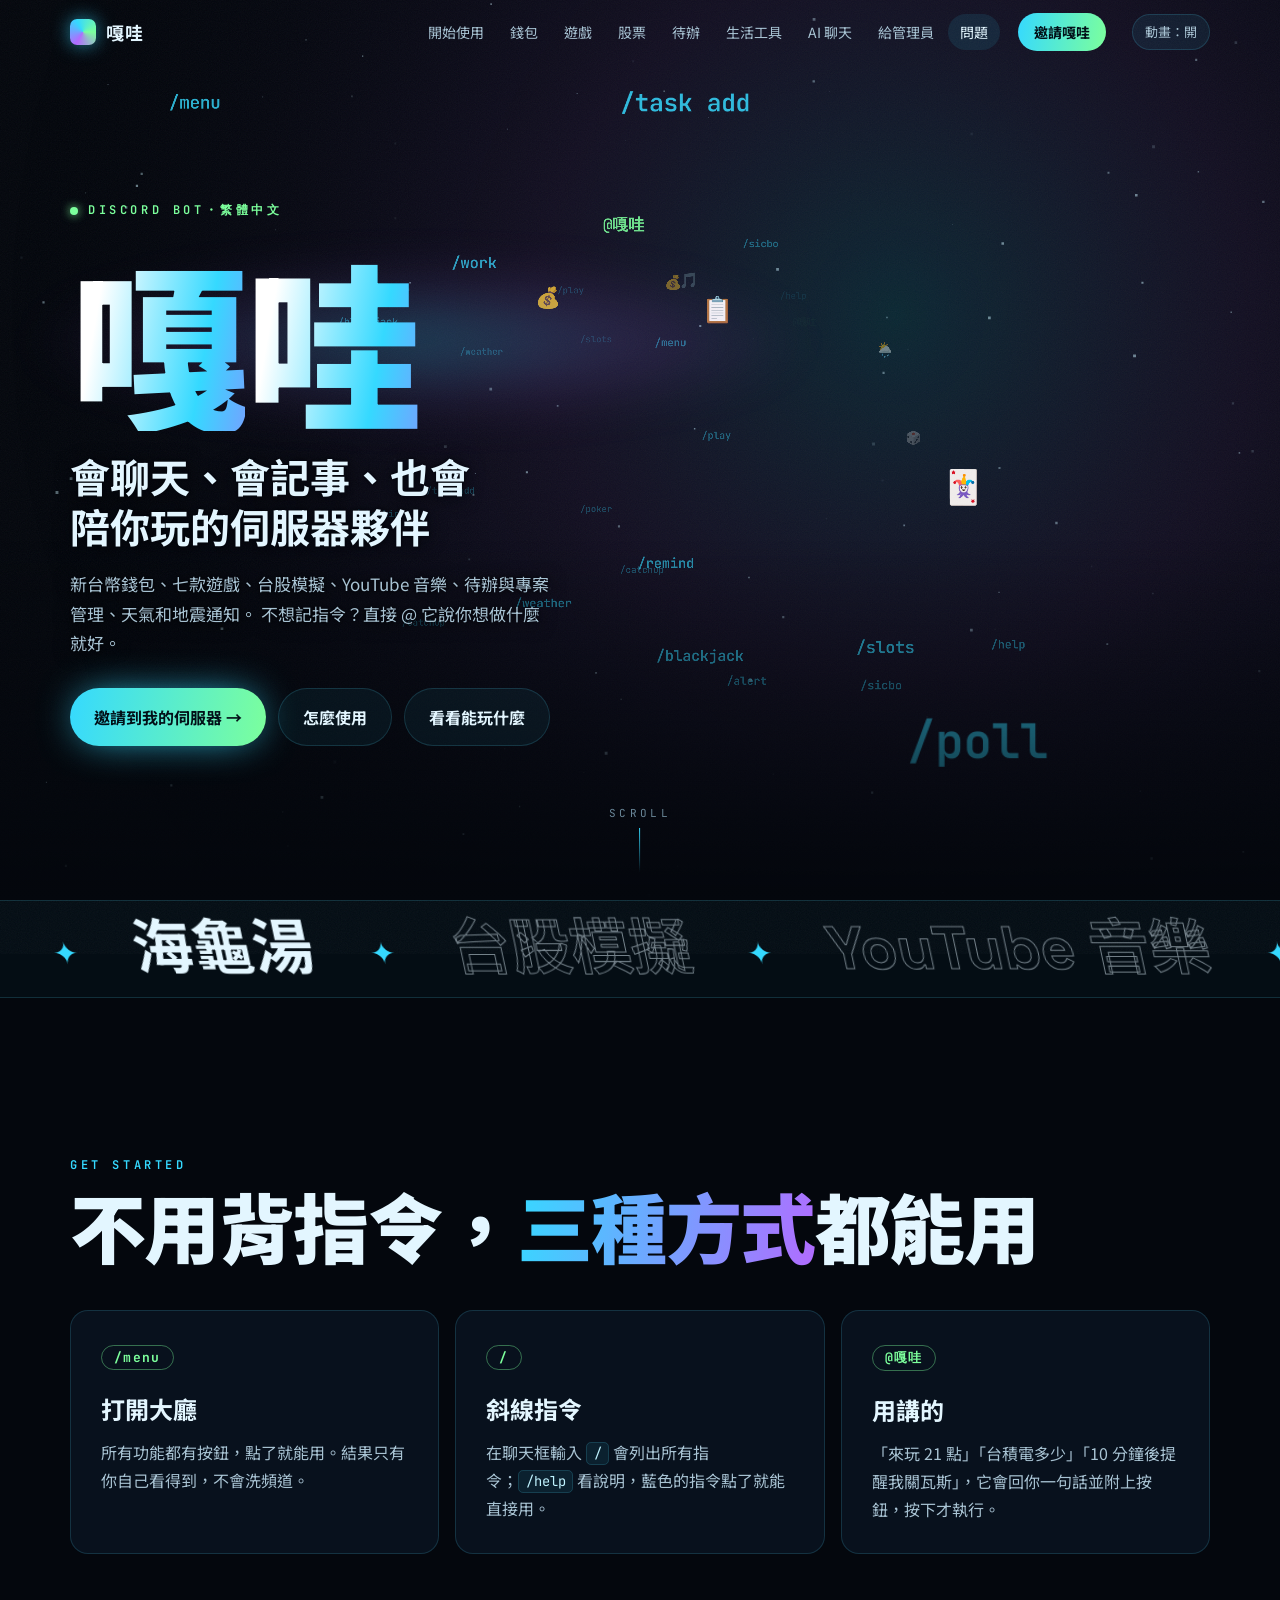
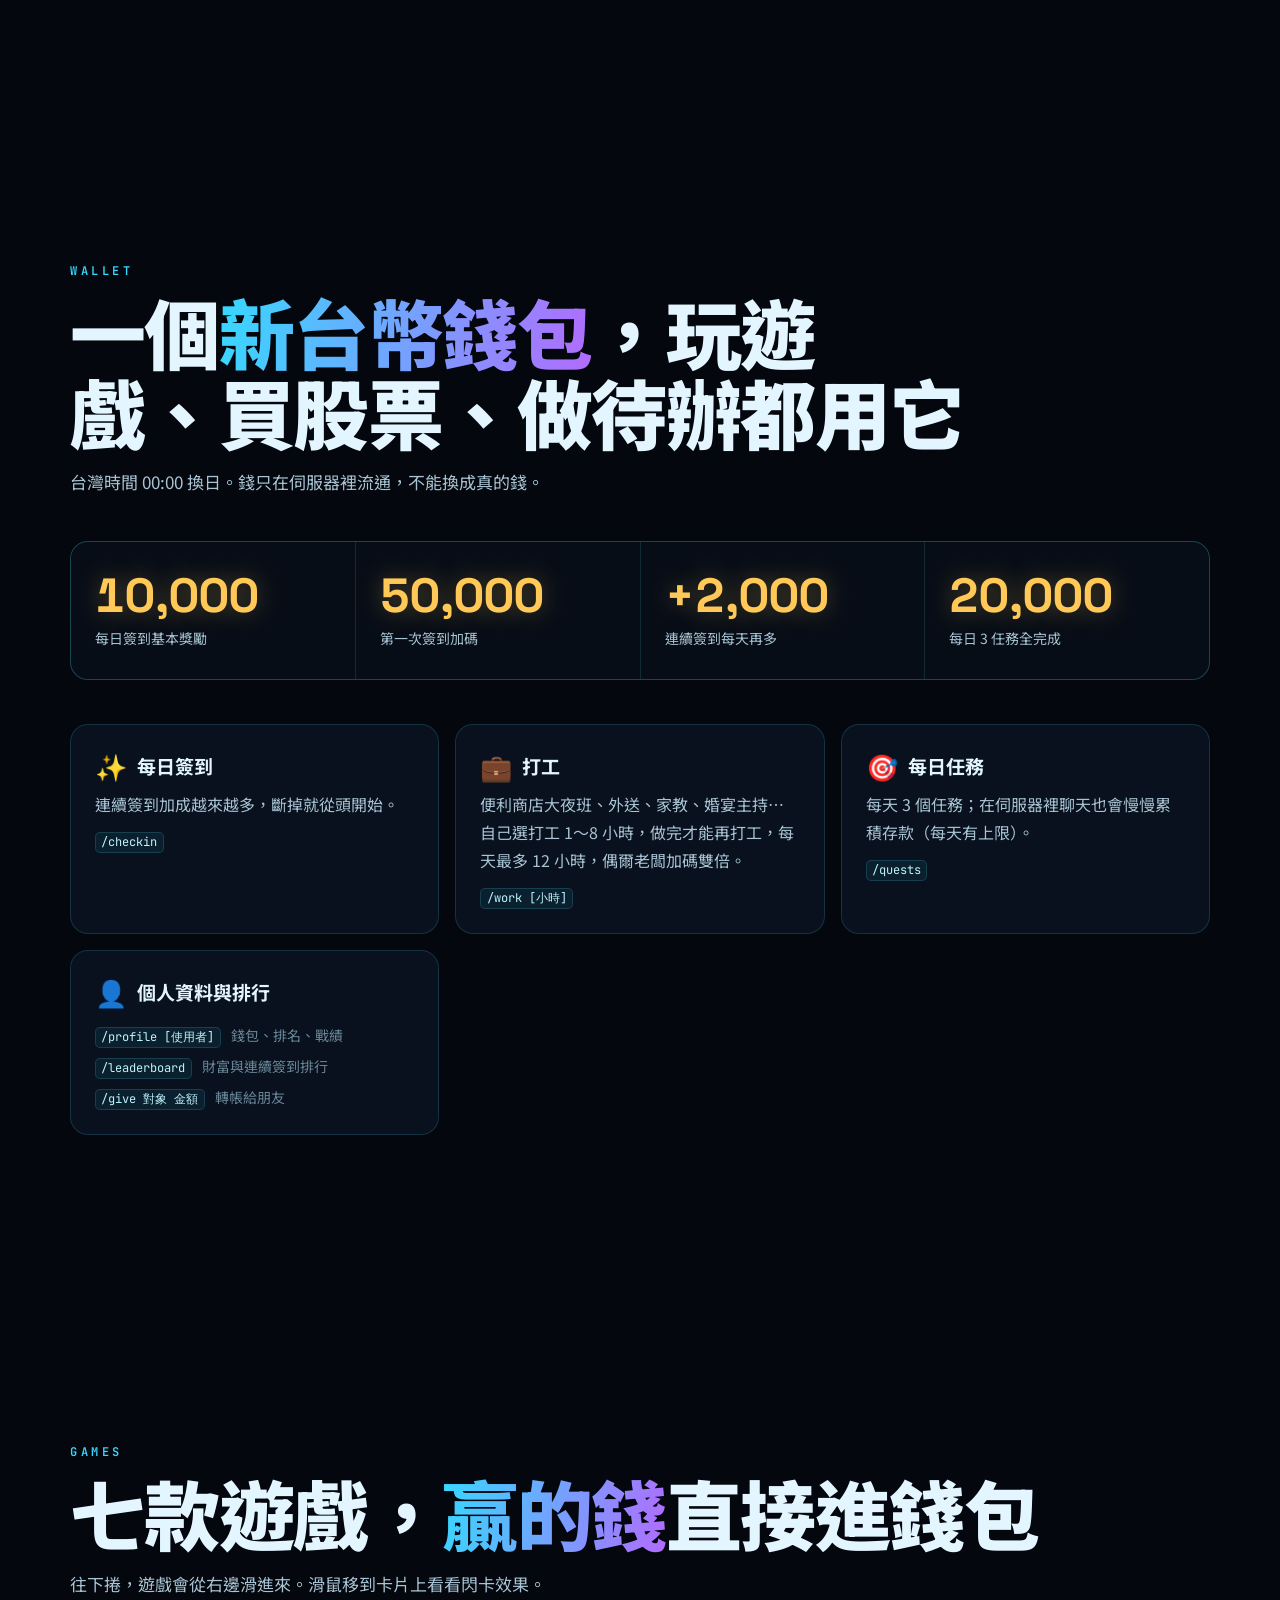
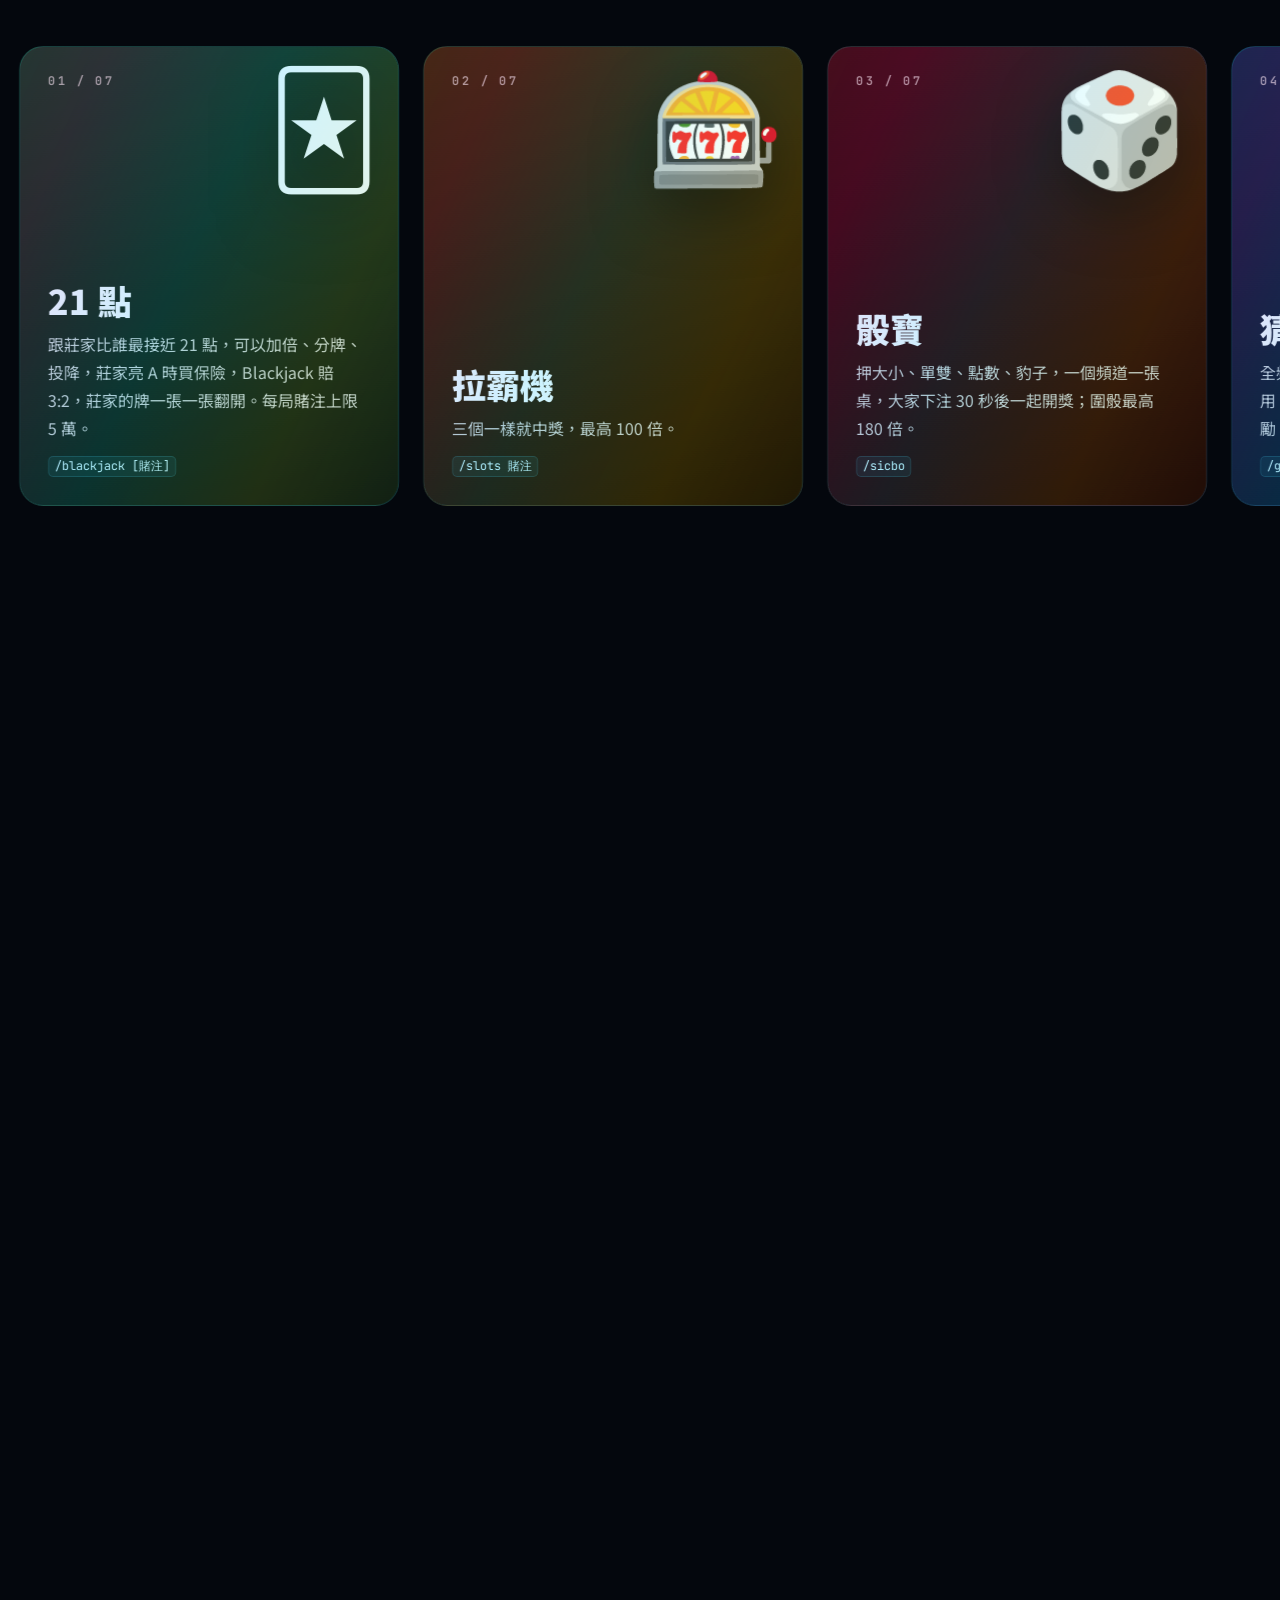
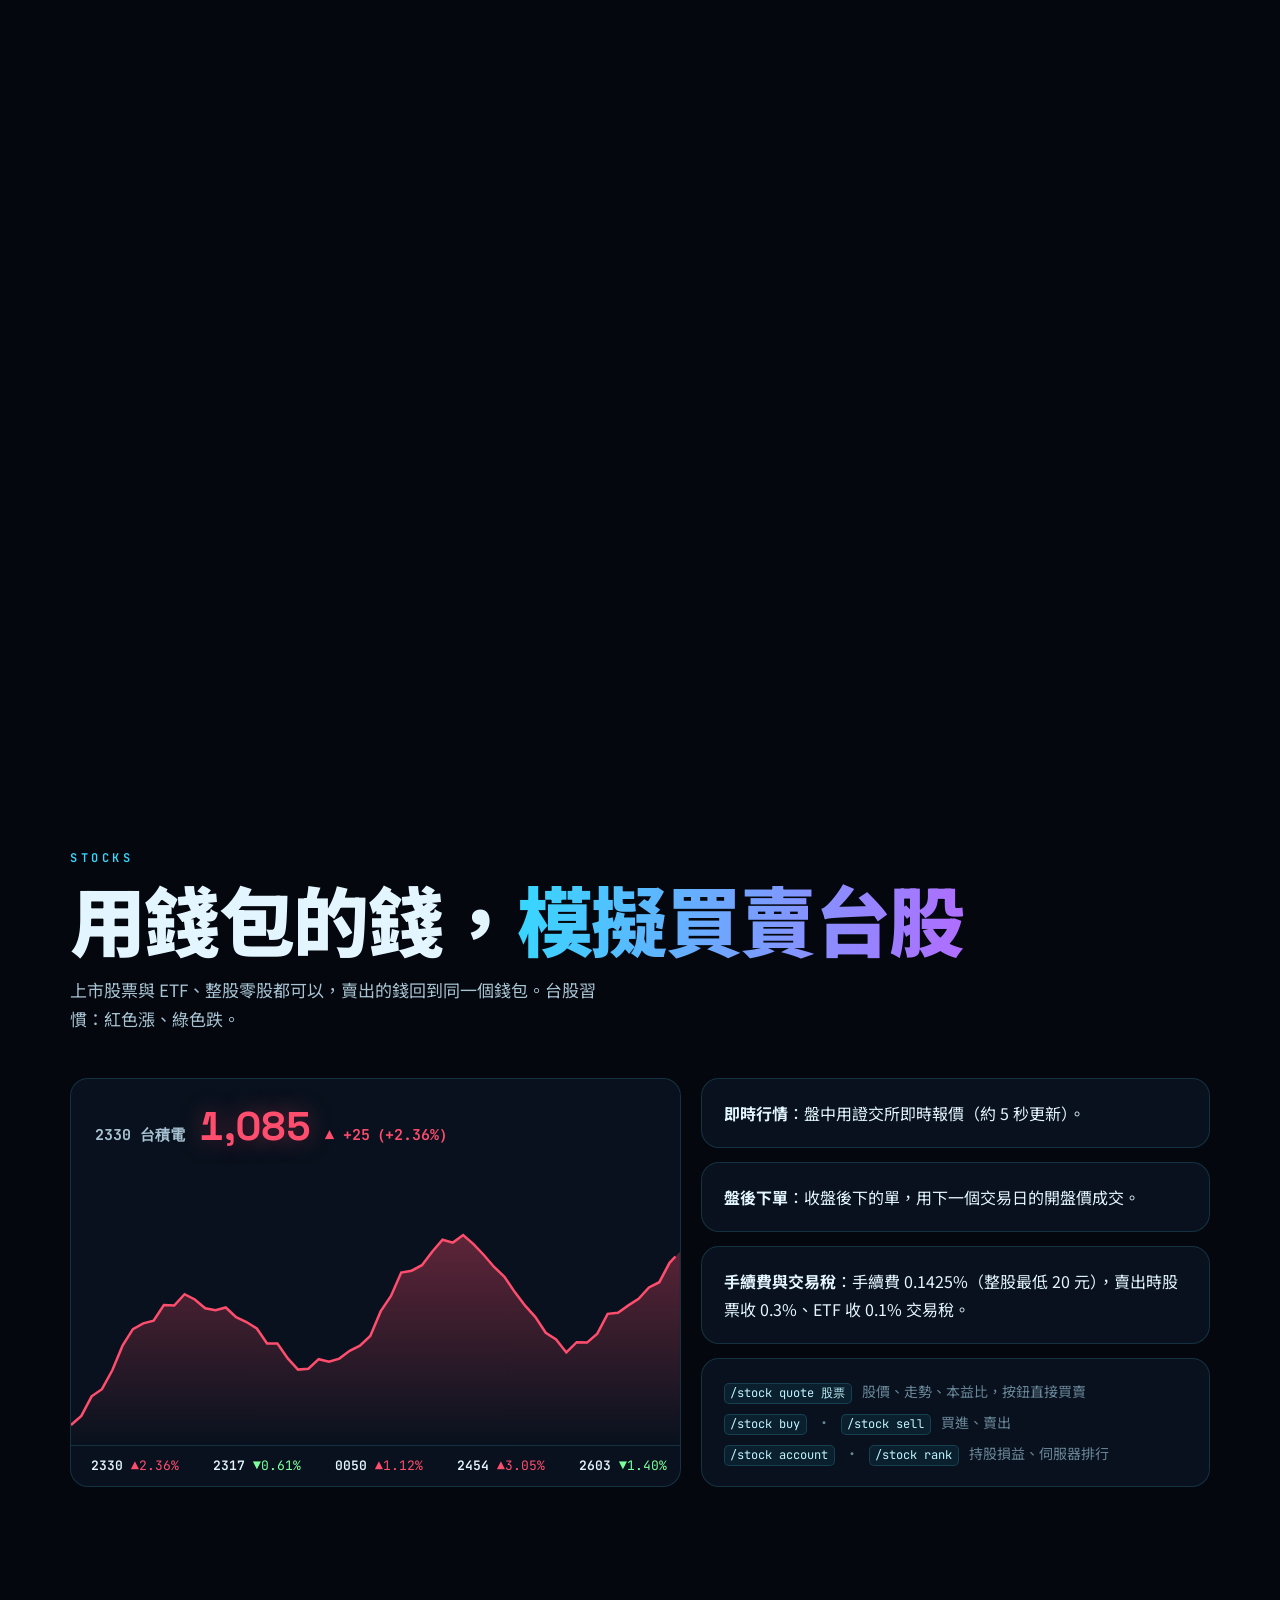
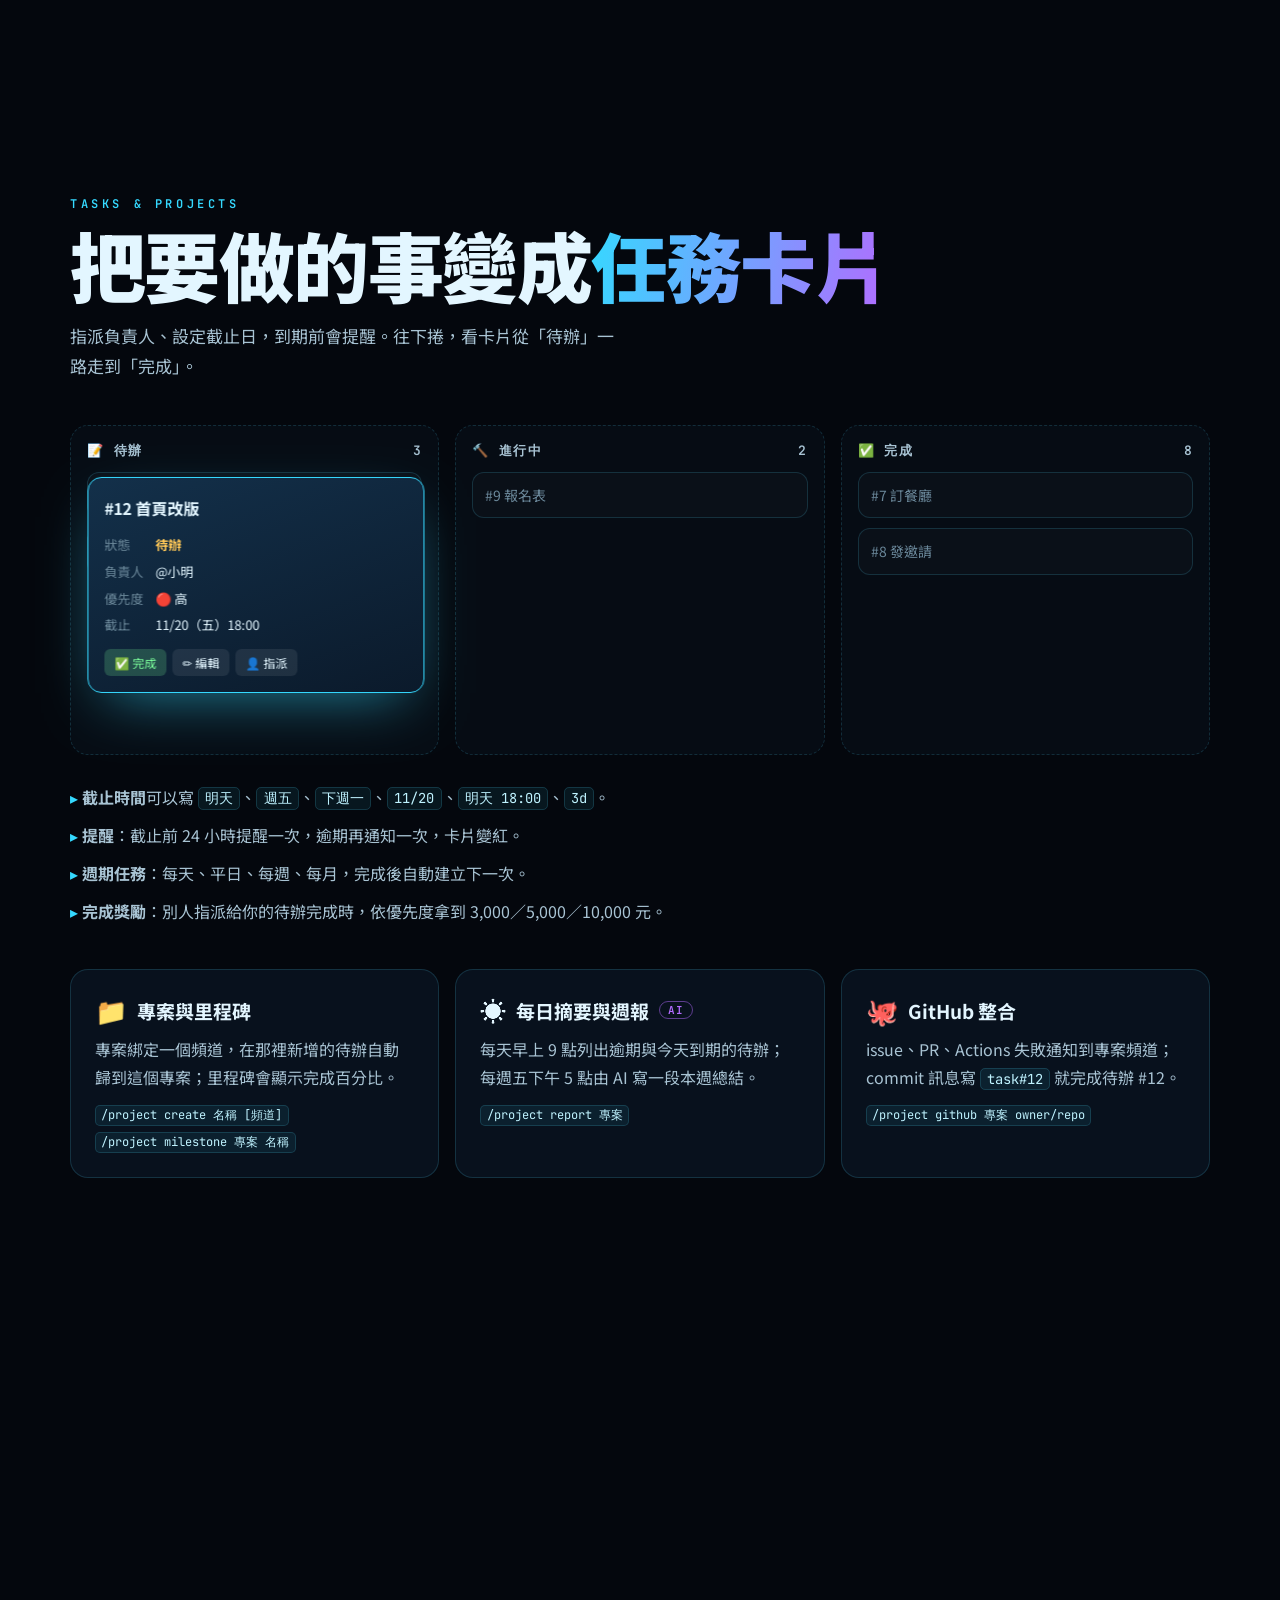
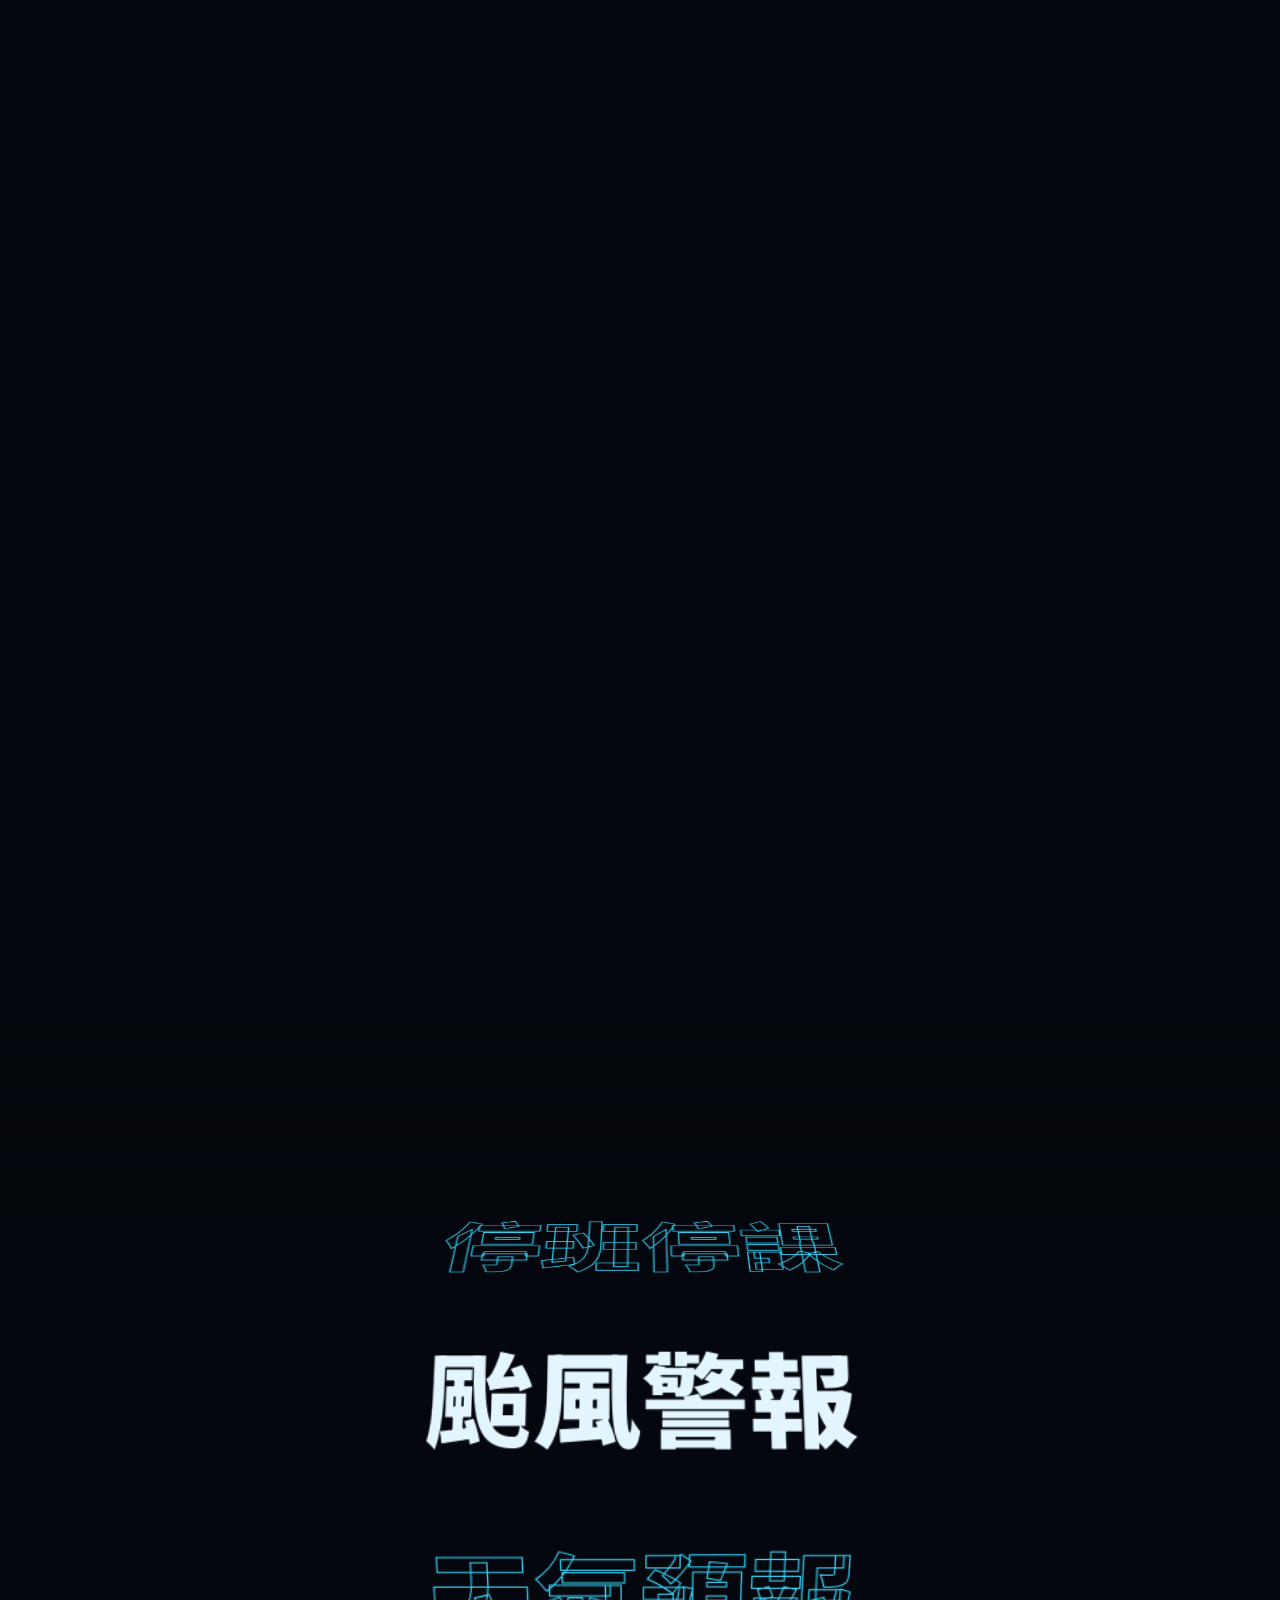
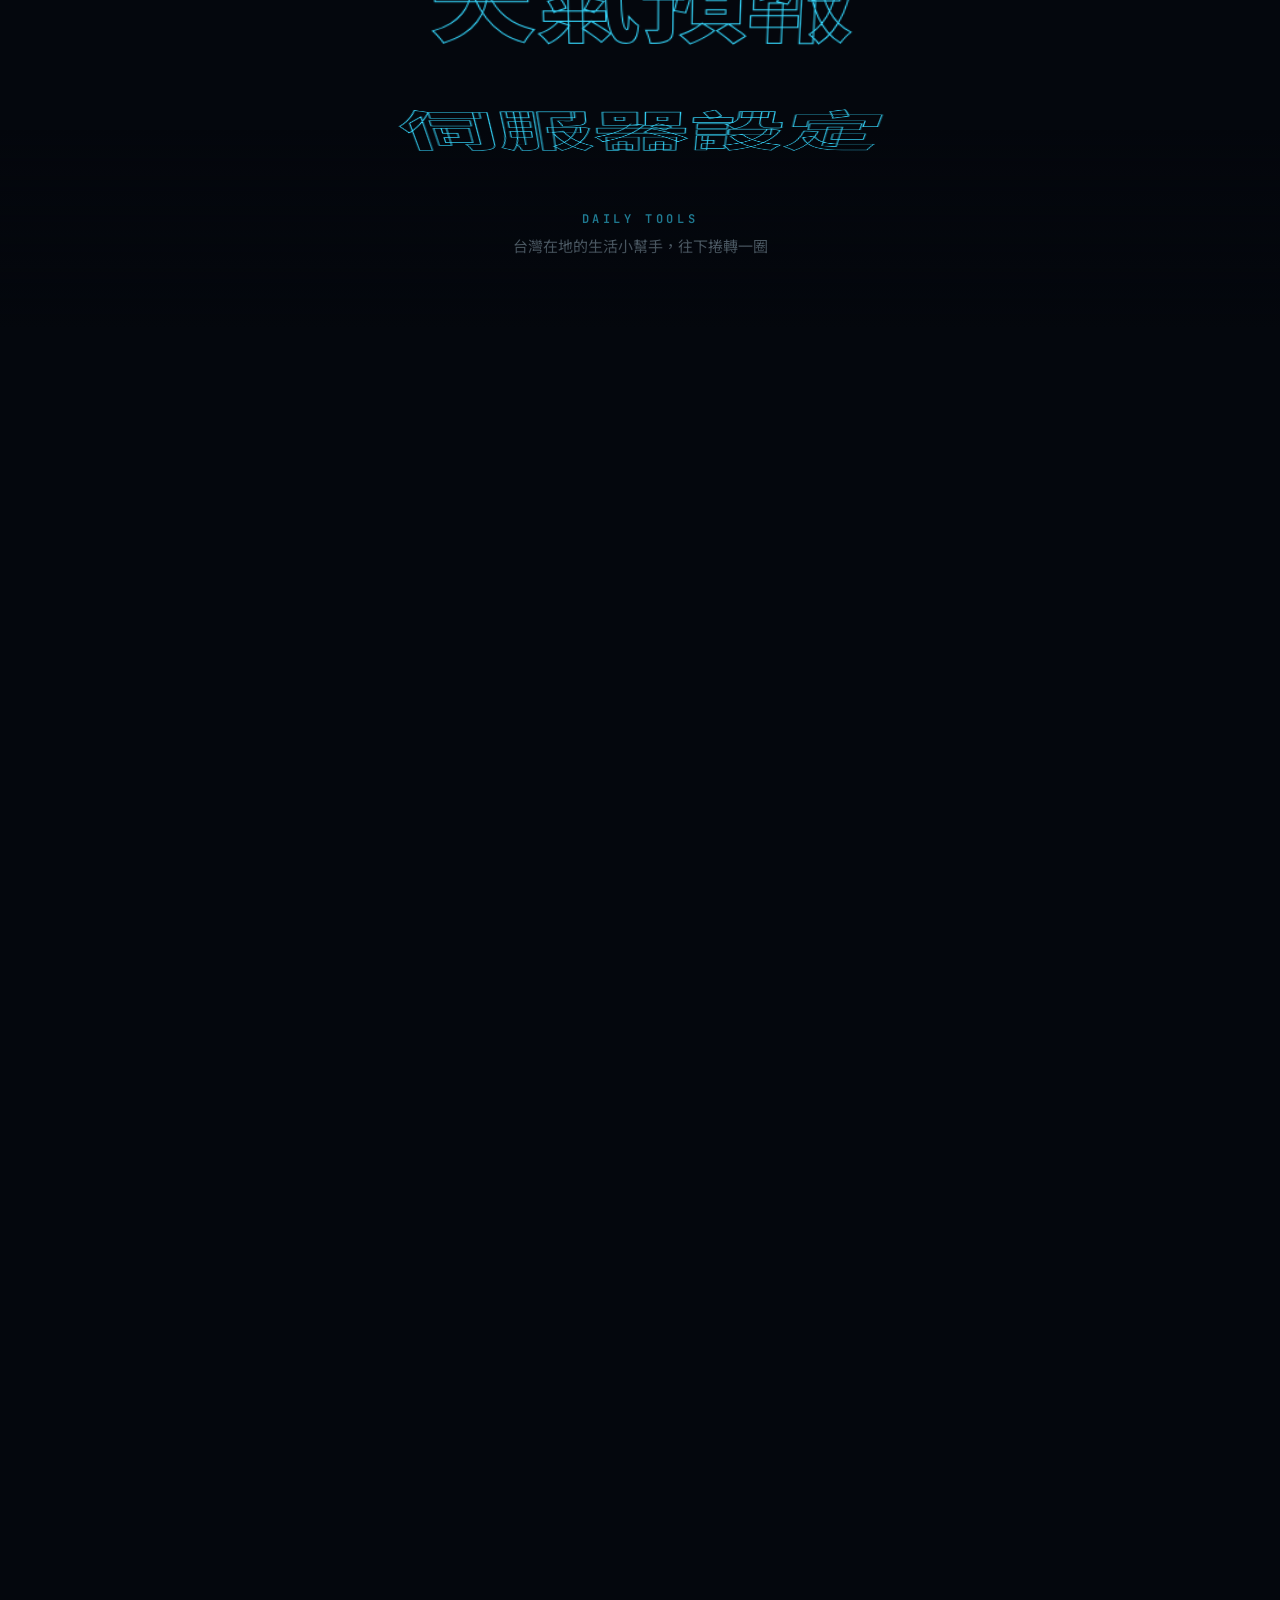
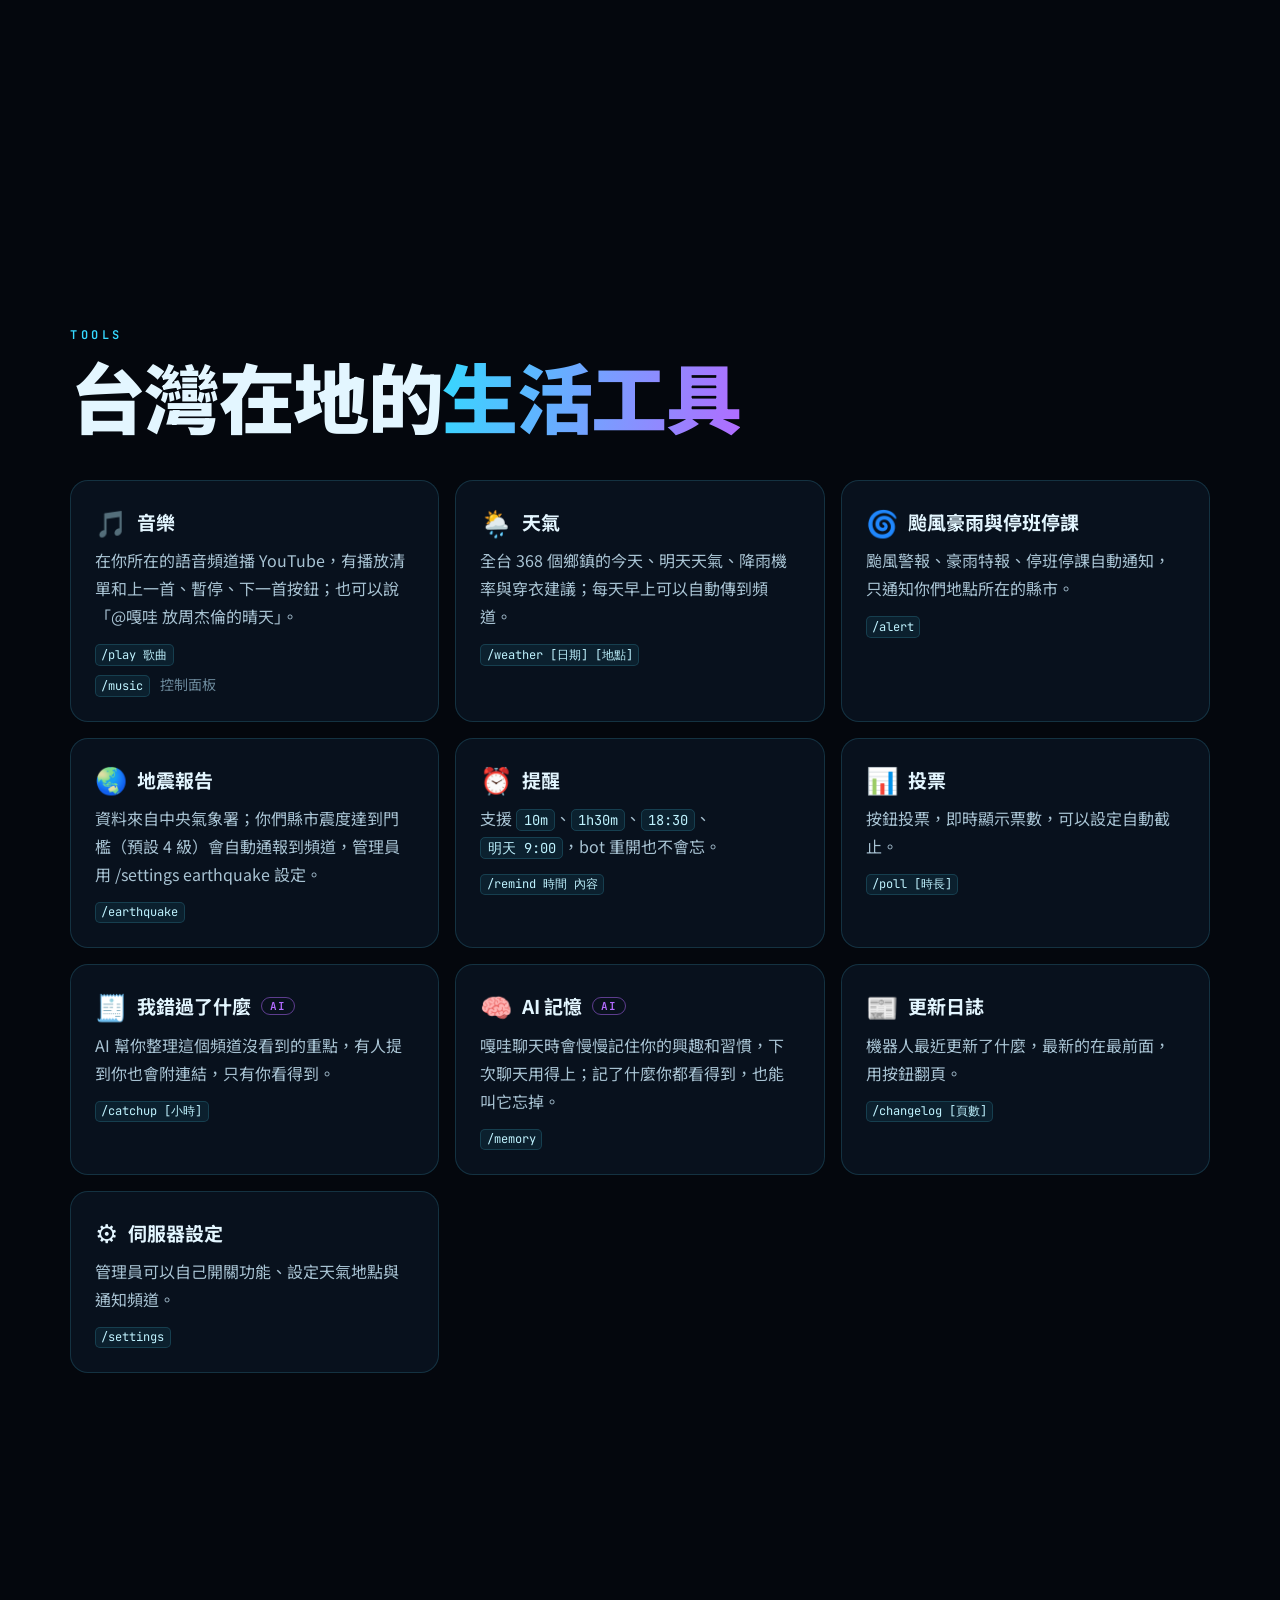
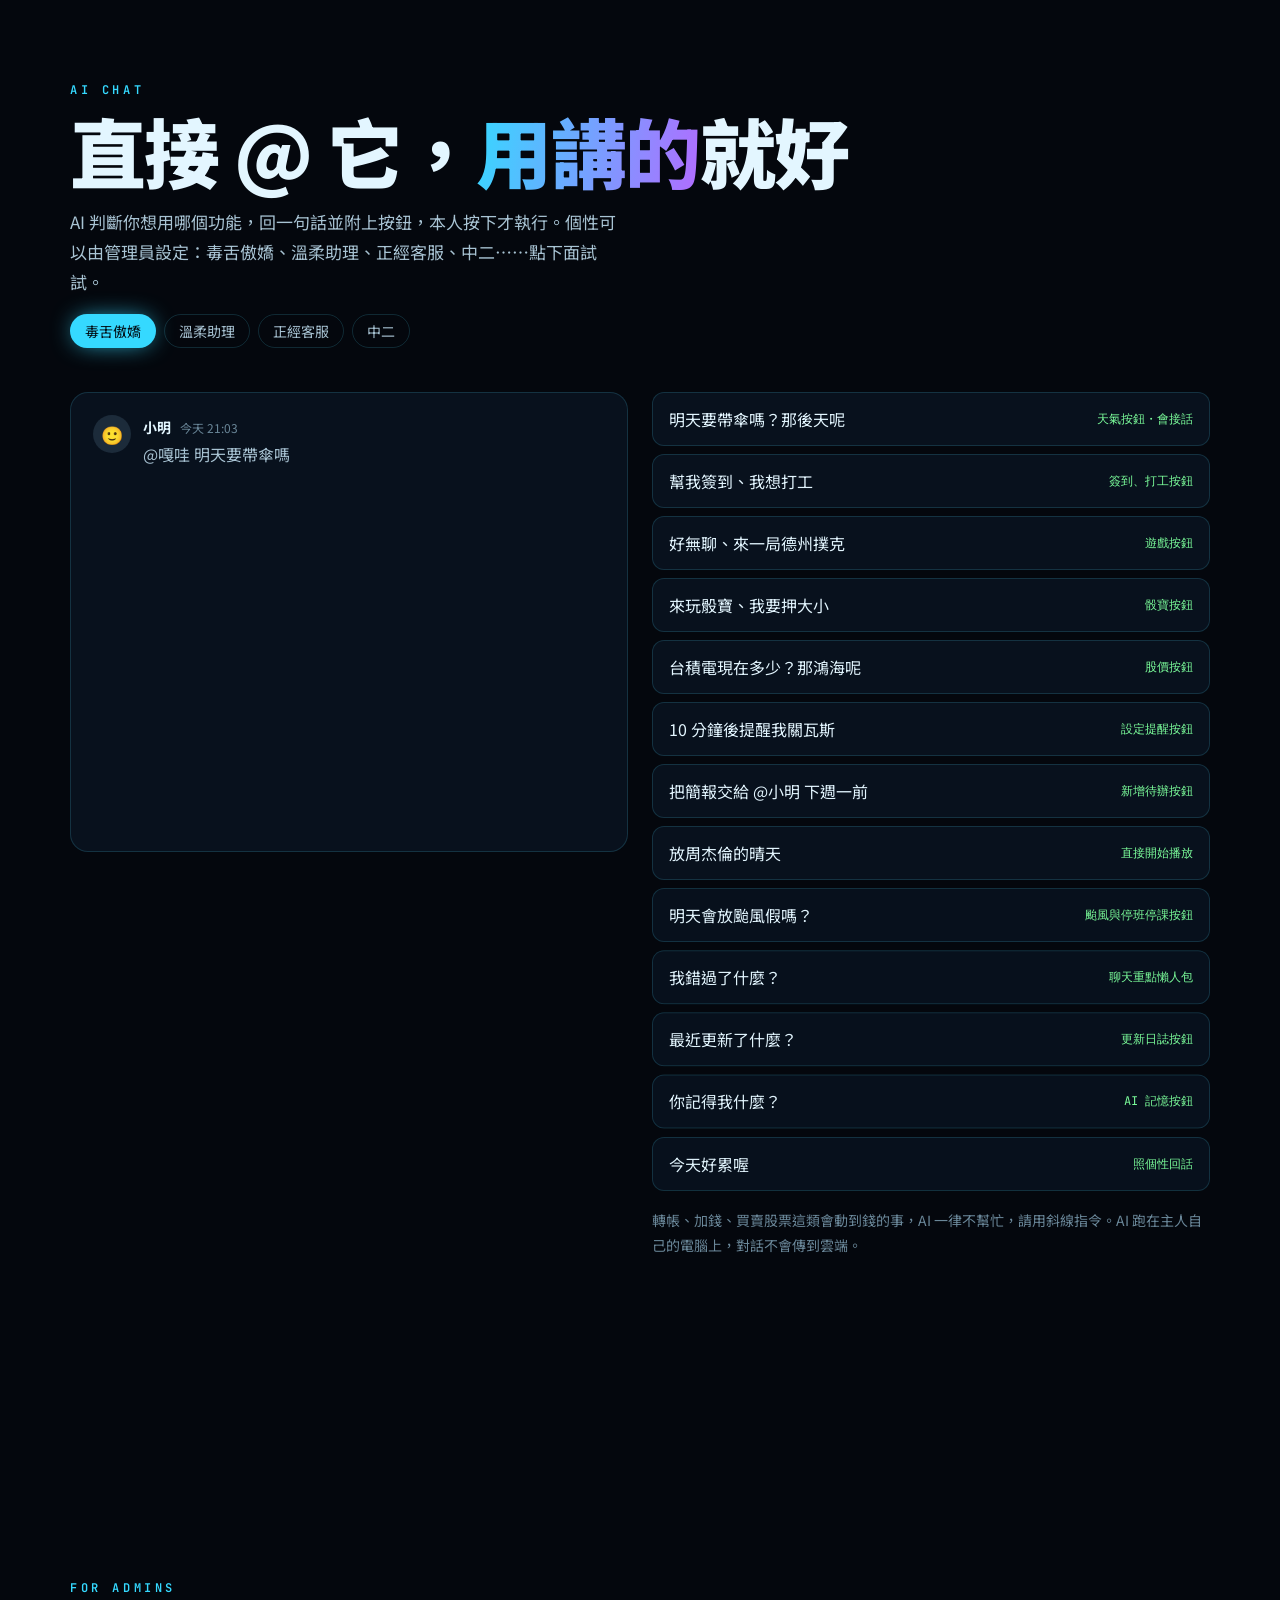
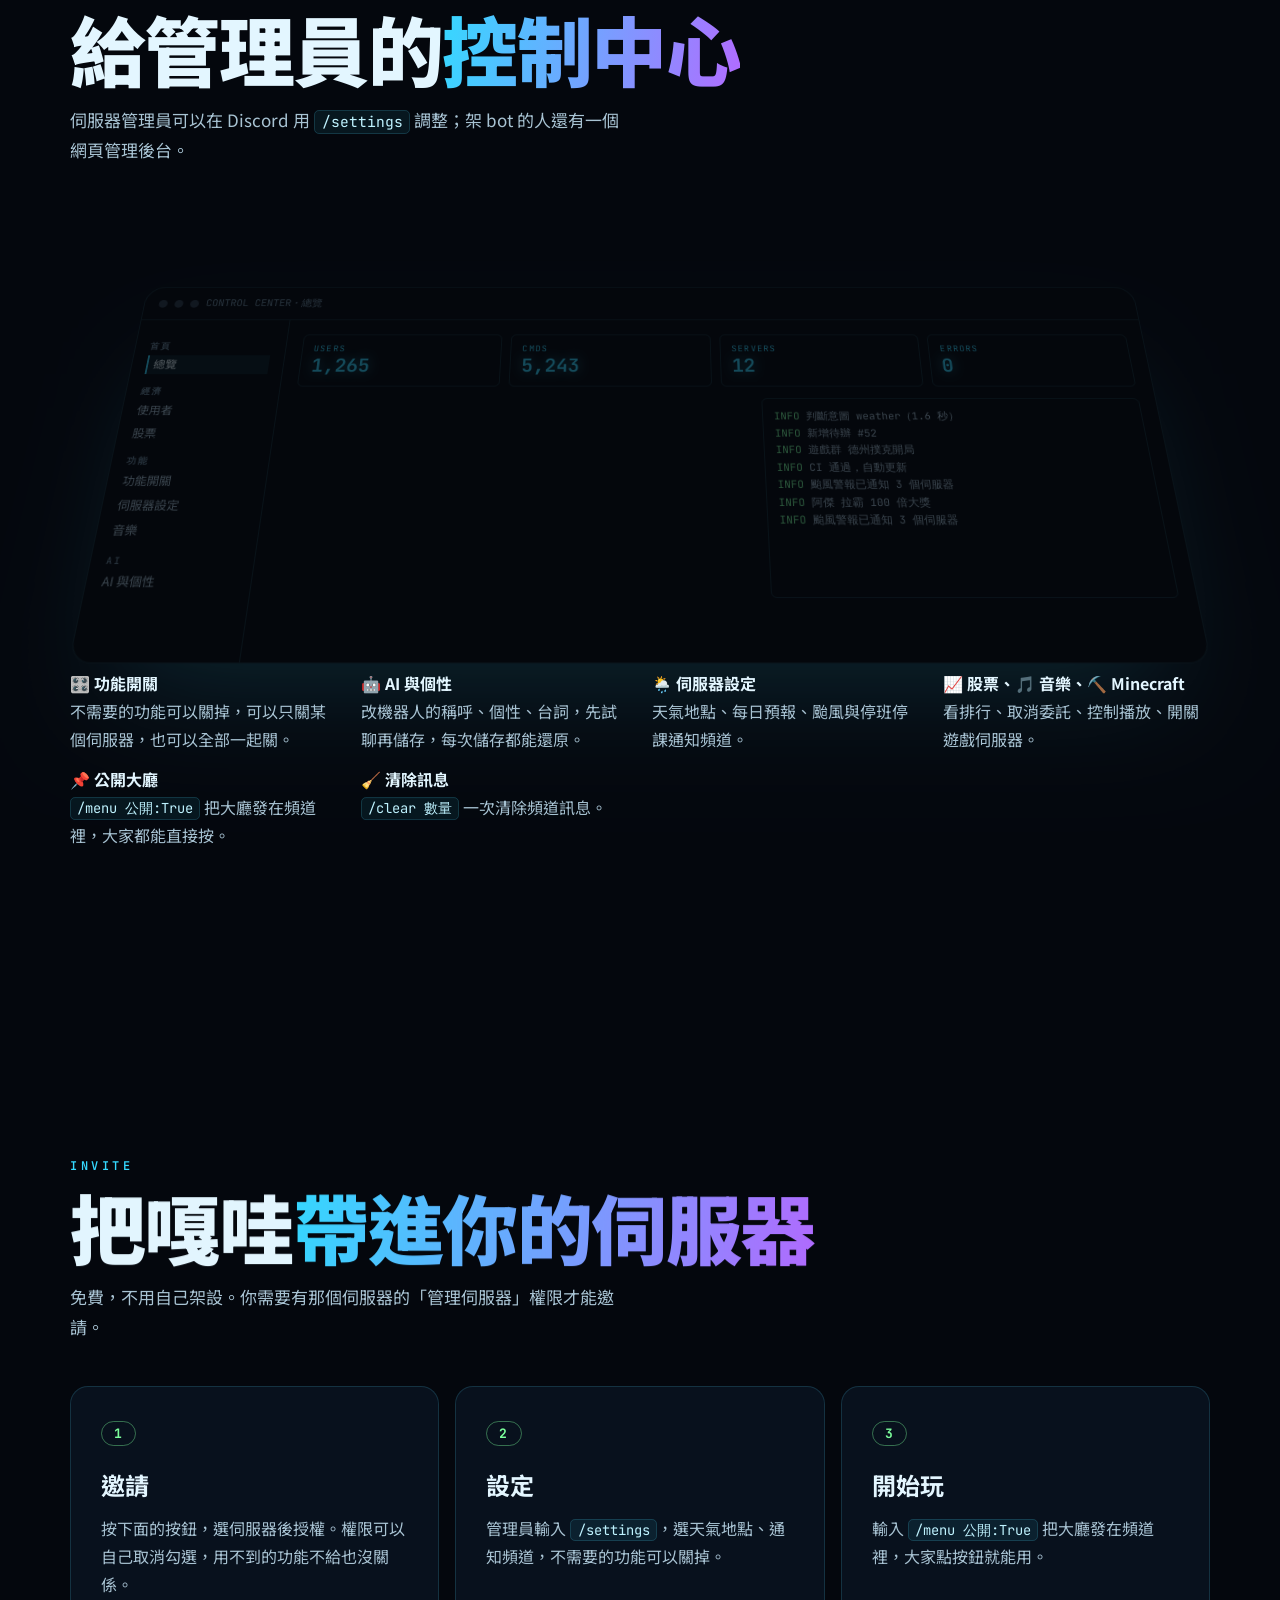
<file: docs/index.html>
<!doctype html>
<html lang="zh-Hant-TW">
<head>
<meta charset="utf-8">
<meta name="viewport" content="width=device-width, initial-scale=1, viewport-fit=cover">
<title>嘎哇 Bot 功能介紹</title>
<meta name="description" content="嘎哇是一個繁體中文 Discord 機器人：新台幣錢包、七款遊戲、台股模擬、音樂、待辦與專案管理、天氣與地震通知，還能 @ 它用講的叫功能，個性可以自己設定。">
<meta name="theme-color" content="#04070d">
<link rel="preconnect" href="https://fonts.googleapis.com">
<link rel="preconnect" href="https://fonts.gstatic.com" crossorigin>
<link rel="stylesheet" href="https://fonts.googleapis.com/css2?family=Noto+Sans+TC:wght@400;500;700;900&family=Space+Grotesk:wght@500;700&family=JetBrains+Mono:wght@400;600&display=swap">
<script>
/* 動畫偏好：自己選過就照選的；沒選過就跟系統的「減少動態效果」。html.rm = 簡化動畫 */
(function () {
  var saved = null; try { saved = localStorage.getItem("motion"); } catch (e) {}
  var sys = matchMedia("(prefers-reduced-motion: reduce)").matches, cl = document.documentElement.classList;
  if (saved === "off" || (saved !== "on" && sys)) cl.add("rm");
  if (sys && saved !== "on" && saved !== "off") cl.add("rm-sys");
})();
</script>
<style>
/* 版面：深色太空控制中心。首頁大字＋漂浮指令場景，往下是一連串捲動驅動的段落（橫向遊戲展示、任務卡片移動、3D 圓柱文字）。
   動畫用 GSAP ScrollTrigger；JS 或 CDN 失敗時所有內容照樣完整顯示（動畫只用 from，不預先藏內容）。 */
:root {
  --bg: #04070d;
  --bg-2: #070d17;
  --surface: rgba(10, 20, 33, .82);
  --line: rgba(80, 220, 255, .16);
  --text: #e3f6ff;
  --text-2: #a8c3d3;
  --muted: #6a8799;
  --cyan: #35d9ff;
  --lime: #7cff9c;
  --violet: #b26bff;
  --gold: #ffc857;
  --rose: #ff4d6d;
  --display: "Space Grotesk", "Noto Sans TC", system-ui, sans-serif;
  --sans: "Noto Sans TC", "PingFang TC", "Microsoft JhengHei", system-ui, sans-serif;
  --mono: "JetBrains Mono", ui-monospace, Consolas, monospace;
  --ease: cubic-bezier(.16, 1, .3, 1);
  color-scheme: dark;
}
* { box-sizing: border-box; }
html { scroll-padding-top: 80px; }
html.lenis, html.lenis body { height: auto; }
.lenis.lenis-smooth { scroll-behavior: auto !important; }
body { margin: 0; background: var(--bg); color: var(--text); font: 16px/1.75 var(--sans); overflow-x: hidden; }
body::before { content: ""; position: fixed; inset: 0 0 auto; height: env(safe-area-inset-top, 0px); z-index: 60; background: var(--bg); }
::selection { background: rgba(53, 217, 255, .35); }
a { color: var(--cyan); }
code { font: .86em/1.4 var(--mono); background: rgba(53, 217, 255, .08); border: 1px solid var(--line); color: #bff3ff; padding: .1em .45em; border-radius: 5px; white-space: nowrap; }
.wrap { max-width: 1180px; margin: 0 auto; padding-left: max(20px, env(safe-area-inset-left, 0px)); padding-right: max(20px, env(safe-area-inset-right, 0px)); }
.grain { position: fixed; inset: -6%; z-index: 1; will-change: transform; contain: strict; pointer-events: none; opacity: .05;
  background-image: url("data:image/svg+xml,%3Csvg xmlns='http://www.w3.org/2000/svg' width='160' height='160'%3E%3Cfilter id='n'%3E%3CfeTurbulence type='fractalNoise' baseFrequency='.9' numOctaves='3' stitchTiles='stitch'/%3E%3C/filter%3E%3Crect width='100%25' height='100%25' filter='url(%23n)'/%3E%3C/svg%3E");
  animation: grain 1s steps(6) infinite; }
@keyframes grain { 0% { transform: translate(0, 0); } 33% { transform: translate(-3%, 2%); } 66% { transform: translate(2%, -3%); } 100% { transform: translate(-1%, 1%); } }
:focus-visible { outline: 2px solid var(--cyan); outline-offset: 3px; }

/* ---------- 載入畫面 ---------- */
.loader { position: fixed; inset: 0; z-index: 90; display: grid; place-items: center; pointer-events: none; }
.loader .half { position: absolute; left: 0; right: 0; height: 50.5%; background: #020409; }
.loader .half.top { top: 0; border-bottom: 1px solid rgba(53, 217, 255, .4); }
.loader .half.bottom { bottom: 0; }
.loader .count { position: relative; font: 700 clamp(48px, 10vw, 120px)/1 var(--display); color: transparent; -webkit-text-stroke: 1px var(--cyan); letter-spacing: -.02em; }
.no-js .loader, .loaded .loader { display: none; }

/* ---------- 游標與捲動進度 ---------- */
.cursor, .cursor-ring { position: fixed; left: 0; top: 0; z-index: 80; pointer-events: none; border-radius: 50%; opacity: 0; transition: opacity .3s; }
.cursor { width: 8px; height: 8px; margin: -4px; background: var(--cyan); box-shadow: 0 0 12px var(--cyan); }
.cursor-ring { width: 40px; height: 40px; margin: -20px; border: 1px solid rgba(53, 217, 255, .6); transition: opacity .3s, width .3s var(--ease), height .3s var(--ease), margin .3s var(--ease), background .3s; }
.has-cursor .cursor, .has-cursor .cursor-ring { opacity: 1; }
.cursor-ring.hover { width: 72px; height: 72px; margin: -36px; background: rgba(53, 217, 255, .1); border-color: var(--cyan); }
.progress { position: fixed; left: 0; top: env(safe-area-inset-top, 0px); height: 2px; width: 100%; z-index: 70; transform-origin: 0 50%; transform: scaleX(0);
  background: linear-gradient(90deg, var(--violet), var(--cyan), var(--lime)); box-shadow: 0 0 12px var(--cyan); }

/* ---------- 導覽 ---------- */
.nav { position: fixed; top: env(safe-area-inset-top, 0px); left: 0; right: 0; z-index: 50; transition: background .3s, border-color .3s; border-bottom: 1px solid transparent; }
.nav.solid { background: rgba(4, 7, 13, .78); backdrop-filter: blur(12px); border-color: var(--line); }
.nav .wrap { display: flex; align-items: center; gap: 18px; height: 64px; }
.brand { font: 700 18px var(--display); letter-spacing: .04em; color: var(--text); text-decoration: none; display: flex; align-items: center; gap: 10px; white-space: nowrap; }
.brand i { width: 26px; height: 26px; border-radius: 7px; background: conic-gradient(from 210deg, var(--violet), var(--cyan), var(--lime), var(--violet)); box-shadow: 0 0 18px rgba(53, 217, 255, .6); }
.nav-links { display: flex; gap: 2px; overflow-x: auto; scrollbar-width: none; flex: 1; justify-content: flex-end; }
.nav-links::-webkit-scrollbar { display: none; }
.nav-links a { color: var(--text-2); text-decoration: none; padding: 6px 12px; border-radius: 999px; font-size: 14px; white-space: nowrap; transition: color .2s, background .2s; }
.nav-links a:hover, .nav-links a.on { color: var(--text); background: rgba(53, 217, 255, .1); }
.nav-invite { flex: none; padding: 7px 16px; border-radius: 999px; font-size: 14px; font-weight: 700; text-decoration: none; white-space: nowrap; color: #021018;
  background: linear-gradient(100deg, var(--cyan), var(--lime)); transition: box-shadow .3s; }
.nav-invite:hover { box-shadow: 0 0 24px -4px var(--cyan); }

/* ---------- 首頁大字 ---------- */
.hero.off *, .hero.off *::before, .hero.off *::after { animation-play-state: paused !important; }
.hero { position: relative; min-height: min(100svh, 980px); display: grid; align-items: center; overflow: hidden; padding-block: 120px 80px; }
#field { position: absolute; inset: 0; width: 100%; height: 100%; z-index: 0; }
.hero::after { content: ""; position: absolute; inset: auto 0 0; height: 40%; background: linear-gradient(transparent, var(--bg)); z-index: 1; pointer-events: none; }
.hero .wrap { position: relative; z-index: 2; width: 100%; }
.eyebrow { font: 600 12px var(--mono); letter-spacing: .3em; text-transform: uppercase; color: var(--lime); display: inline-flex; gap: 10px; align-items: center; }
.eyebrow::before { content: ""; width: 8px; height: 8px; border-radius: 50%; background: var(--lime); box-shadow: 0 0 10px var(--lime); animation: blink 1.4s steps(1) infinite; }
@keyframes blink { 50% { opacity: .2; } }
.hero h1 { position: relative; isolation: isolate; margin: 26px 0 0; font: 900 clamp(64px, 14vw, 200px)/1.02 var(--sans); letter-spacing: -.02em; }
.hero h1::before { content: ""; position: absolute; z-index: -1; left: -4%; top: 8%; width: min(108%, 4.4em); height: 86%; border-radius: 40%; pointer-events: none;
  background: radial-gradient(closest-side, rgba(53, 217, 255, .28), rgba(178, 107, 255, .12) 60%, transparent); filter: blur(24px); transform: translateZ(0); }
.hero h1 .glow, .hero h1 .char { background: linear-gradient(100deg, #fff 10%, var(--cyan) 40%, var(--violet) 70%, var(--lime) 95%); background-size: 200% 100%;
  -webkit-background-clip: text; background-clip: text; color: transparent; animation: sheen 6s linear infinite; }
.hero h1 .char { display: inline-block; }
.hero h1 .char:nth-child(2) { animation-delay: -1.5s; }
@keyframes sheen { to { background-position: -200% 0; } }
.hero .tag { font: 700 clamp(22px, 3.4vw, 40px)/1.25 var(--sans); margin: 20px 0 0; max-width: 22ch; text-wrap: balance; }
.hero .tag, .hero .lead { text-shadow: 0 2px 18px var(--bg), 0 0 4px var(--bg); }
.hero .lead { color: var(--text-2); max-width: 54ch; margin: 18px 0 0; font-size: 17px; }
.cta { display: flex; gap: 12px; flex-wrap: wrap; margin-top: 30px; }
.btn { display: inline-flex; align-items: center; gap: 10px; padding: 14px 24px; border-radius: 999px; font-weight: 700; text-decoration: none; border: 1px solid var(--line);
  color: var(--text); background: rgba(53, 217, 255, .06); transition: background .3s, box-shadow .3s, border-color .3s; will-change: transform; }
.btn:hover { border-color: var(--cyan); box-shadow: 0 0 30px -6px var(--cyan); }
.btn.primary { background: linear-gradient(100deg, var(--cyan), var(--lime)); color: #021018; border: 0; box-shadow: 0 0 40px -10px var(--cyan); }
.scroll-hint { position: absolute; left: 50%; bottom: 28px; z-index: 2; transform: translateX(-50%); font: 11px var(--mono); letter-spacing: .3em; color: var(--muted); display: grid; justify-items: center; gap: 8px; }
.scroll-hint i { width: 1px; height: 44px; background: linear-gradient(var(--cyan), transparent); animation: drip 1.8s var(--ease) infinite; transform-origin: top; }
@keyframes drip { 0% { transform: scaleY(0); } 60% { transform: scaleY(1); opacity: 1; } 100% { transform: scaleY(1); opacity: 0; } }

/* ---------- 跑馬燈 ---------- */
.marquee { position: relative; z-index: 2; overflow: hidden; border-block: 1px solid var(--line); background: rgba(53, 217, 255, .03); padding-block: 18px; }
.marquee .track { display: flex; width: max-content; will-change: transform; }
.marquee span { font: 700 clamp(28px, 5vw, 60px)/1 var(--display); padding-inline: 28px; white-space: nowrap; color: transparent; -webkit-text-stroke: 1px rgba(227, 246, 255, .5); }
.marquee span:nth-child(3n+1) { color: var(--text); -webkit-text-stroke: 0; }
.marquee span::after { content: "✦"; color: var(--cyan); -webkit-text-stroke: 0; margin-left: 56px; font-size: .5em; vertical-align: middle; }

/* ---------- 段落共用 ---------- */
section.block { position: relative; z-index: 2; padding-block: clamp(80px, 12vw, 150px); }
.kicker { font: 600 12px var(--mono); letter-spacing: .3em; color: var(--cyan); text-transform: uppercase; }
h2.title { margin: 10px 0 0; font: 900 clamp(36px, 6vw, 76px)/1.05 var(--sans); letter-spacing: -.02em; text-wrap: balance; }
h2.title em { font-style: normal; background: linear-gradient(100deg, var(--cyan), var(--violet)); -webkit-background-clip: text; background-clip: text; color: transparent; }
.sub { color: var(--text-2); max-width: 62ch; font-size: 17px; margin: 16px 0 0; }
.split-line { display: block; overflow: hidden; }
.card { position: relative; background: var(--surface); border: 1px solid var(--line); border-radius: 18px; padding: 24px; overflow: hidden;
  transition: border-color .3s, box-shadow .3s; min-width: 0; }
.card::before { content: ""; position: absolute; inset: 0; pointer-events: none; opacity: 0; transition: opacity .3s;
  background: radial-gradient(380px circle at var(--mx, 50%) var(--my, 0%), rgba(53, 217, 255, .14), transparent 60%); }
.card:hover { border-color: rgba(53, 217, 255, .45); box-shadow: 0 20px 60px -30px rgba(53, 217, 255, .6); }
.card:hover::before { opacity: 1; }
.card h3 { margin: 0 0 8px; font-size: 19px; display: flex; align-items: center; gap: 10px; }
.card p { margin: 0; color: var(--text-2); }
.emoji { font-size: 26px; line-height: 1; }
.tag-ai { font: 600 11px var(--mono); color: var(--violet); border: 1px solid rgba(178, 107, 255, .5); border-radius: 999px; padding: 1px 8px; letter-spacing: .08em; }
.cmds { list-style: none; padding: 0; margin: 14px 0 0; display: grid; gap: 6px; }
.cmds li { display: flex; flex-wrap: wrap; gap: 4px 10px; align-items: baseline; font-size: 14px; color: var(--muted); }
.grid { display: grid; gap: 16px; grid-template-columns: repeat(auto-fill, minmax(min(100%, 300px), 1fr)); margin-top: 44px; }

/* ---------- 開始使用 ---------- */
.ways { display: grid; gap: 16px; grid-template-columns: repeat(3, minmax(0, 1fr)); margin-top: 44px; }
.way { padding: 30px; }
.way .icon { font: 700 13px var(--mono); color: var(--lime); letter-spacing: .1em; display: inline-block; border: 1px solid rgba(124, 255, 156, .4); border-radius: 999px; padding: 3px 12px; margin-bottom: 18px; }
.way h3 { font-size: 24px; }

/* ---------- 錢包數字 ---------- */
.stats { display: grid; grid-template-columns: repeat(4, minmax(0, 1fr)); gap: 1px; margin-top: 44px; border: 1px solid var(--line); border-radius: 18px; overflow: hidden; background: var(--line); }
.stat { background: var(--bg-2); padding: 28px 24px; }
.stat b { display: block; font: 700 clamp(30px, 4vw, 48px)/1.1 var(--display); color: var(--gold); text-shadow: 0 0 24px rgba(255, 200, 87, .35); font-variant-numeric: tabular-nums; }
.stat span { color: var(--text-2); font-size: 14px; }

/* ---------- 遊戲：橫向展示 ---------- */
.games-pin { position: relative; z-index: 2; overflow: hidden; }
.games-head { padding-top: clamp(80px, 12vw, 150px); }
.games-track { display: flex; gap: 24px; padding: 48px max(20px, calc((100vw - 1180px) / 2 + 20px)) clamp(80px, 10vw, 120px); width: max-content; will-change: transform; }
.game { position: relative; width: min(78vw, 380px); min-height: 460px; border-radius: 24px; padding: 28px; display: flex; flex-direction: column; justify-content: flex-end; overflow: hidden;
  border: 1px solid var(--line); background: var(--g, linear-gradient(160deg, #10263a, #0a1220)); transform-style: preserve-3d; transition: transform .2s ease-out; flex: none; }
.game::after { content: ""; position: absolute; inset: 0; pointer-events: none; opacity: .22;
  background: linear-gradient(115deg, transparent 20%, rgba(255, 0, 180, .45) 36%, rgba(0, 220, 255, .45) 48%, rgba(255, 240, 0, .4) 60%, transparent 76%);
  background-size: 250% 250%; background-position: var(--hx, 50%) var(--hy, 50%); transition: opacity .3s; }
.game:hover::after { mix-blend-mode: color-dodge; opacity: .4; }
.game .big { position: absolute; top: 18px; right: 18px; font-size: 110px; line-height: 1; filter: drop-shadow(0 20px 30px rgba(0, 0, 0, .5)); transform: translateZ(60px); }
.game .n { position: absolute; top: 26px; left: 28px; font: 600 12px var(--mono); color: rgba(255, 255, 255, .6); letter-spacing: .2em; }
.game h3 { margin: 0; font: 900 34px/1.1 var(--sans); }
.game p { color: rgba(227, 246, 255, .82); margin: 10px 0 0; }
.game .cmds li { color: rgba(227, 246, 255, .6); }

/* ---------- 股票 ---------- */
.stock-grid { display: grid; grid-template-columns: minmax(0, 1.2fr) minmax(0, 1fr); gap: 20px; margin-top: 44px; align-items: stretch; }
.chart-card { padding: 0; display: flex; flex-direction: column; }
.chart-card .quote { display: flex; align-items: baseline; gap: 14px; padding: 22px 24px 0; flex-wrap: wrap; }
.chart-card .sym { font: 700 15px var(--mono); color: var(--text-2); }
.chart-card .px { font: 700 40px var(--display); color: var(--rose); text-shadow: 0 0 24px rgba(255, 77, 109, .4); font-variant-numeric: tabular-nums; }
.chart-card .chg { font: 600 15px var(--mono); color: var(--rose); }
.chart-card svg { width: 100%; height: 240px; display: block; margin-top: auto; }
.chart-card .line { stroke-dasharray: 1; }
.tape { overflow: hidden; border-top: 1px solid var(--line); font: 13px/40px var(--mono); white-space: nowrap; color: var(--muted); }
.tape div { display: inline-flex; gap: 34px; animation: tape 30s linear infinite; padding-left: 20px; }
.tape b { color: var(--text); font-weight: 600; }
.up { color: var(--rose); } .down { color: var(--lime); }
@keyframes tape { to { transform: translateX(-50%); } }
.rules { display: grid; gap: 14px; }
.rules .card { padding: 20px 22px; }
.rules strong { color: var(--text); }

/* ---------- 待辦：卡片在三欄之間移動 ---------- */
.kanban-pin { position: relative; }
.kanban { display: grid; grid-template-columns: repeat(3, minmax(0, 1fr)); gap: 16px; margin-top: 44px; position: relative; }
.col { border: 1px dashed var(--line); border-radius: 18px; padding: 16px; min-height: 330px; background: rgba(10, 20, 33, .4); }
.col h4 { margin: 0 0 12px; font: 600 13px var(--mono); letter-spacing: .1em; color: var(--text-2); display: flex; justify-content: space-between; }
.ghost { border: 1px solid var(--line); border-radius: 12px; padding: 10px 12px; margin-bottom: 10px; color: var(--muted); font-size: 14px; background: rgba(255, 255, 255, .02); }
.task-card { position: absolute; top: 52px; left: 16px; width: calc((100% - 32px) / 3 - 32px); z-index: 3; border-radius: 14px; padding: 16px; background: linear-gradient(160deg, #13304a, #0b1a2b);
  border: 1px solid var(--cyan); box-shadow: 0 20px 60px -20px rgba(53, 217, 255, .6); will-change: transform; }
.task-card .t { font-weight: 700; display: flex; gap: 8px; align-items: center; }
.task-card dl { display: grid; grid-template-columns: auto 1fr; gap: 4px 12px; margin: 12px 0; font-size: 13px; }
.task-card dt { color: var(--muted); } .task-card dd { margin: 0; }
.task-card .status { color: var(--gold); font-weight: 700; }
.task-card .btns { display: flex; gap: 6px; flex-wrap: wrap; }
.task-card .btns span { font-size: 12px; padding: 3px 10px; border-radius: 6px; background: rgba(255, 255, 255, .08); }
.task-card .btns .go { background: rgba(124, 255, 156, .2); color: var(--lime); }
.reward { position: absolute; z-index: 4; right: 24px; top: 20px; font: 700 15px var(--mono); color: var(--gold); opacity: 0; text-shadow: 0 0 20px var(--gold); }
.task-notes { display: grid; gap: 10px; margin: 28px 0 0; padding: 0; list-style: none; color: var(--text-2); }
.task-notes li::before { content: "▸ "; color: var(--cyan); }

/* ---------- 3D 圓柱文字 ---------- */
.cylinder { position: relative; z-index: 2; height: 260vh; }
.cyl-stage { position: sticky; top: 0; height: 100vh; display: grid; place-items: center; overflow: hidden; perspective: 1100px; }
.cyl { position: relative; transform-style: preserve-3d; width: 1px; height: 1px; }
.cyl span { position: absolute; left: 50%; top: 50%; white-space: nowrap; font: 900 clamp(34px, 6.4vw, 92px)/1 var(--sans); backface-visibility: hidden; -webkit-backface-visibility: hidden;
  transform: translate(-50%, -50%) rotateX(var(--a)) translateZ(var(--r, 300px)); color: var(--text); }
.cyl span:nth-child(odd) { color: transparent; -webkit-text-stroke: 1px var(--cyan); }
.cyl-caption { position: absolute; bottom: 6vh; left: 0; right: 0; text-align: center; color: var(--text-2); font-size: 15px; padding-inline: 20px; display: grid; gap: 6px; justify-items: center; }
.cyl-stage::before, .cyl-stage::after { content: ""; position: absolute; left: 0; right: 0; height: 22vh; z-index: 2; pointer-events: none; }
.cyl-stage::before { top: 0; background: linear-gradient(var(--bg), transparent); }
.cyl-stage::after { bottom: 0; background: linear-gradient(transparent, var(--bg)); }

/* ---------- AI 聊天 ---------- */
.ai-grid { display: grid; grid-template-columns: minmax(0, 1fr) minmax(0, 1fr); gap: 24px; margin-top: 44px; align-items: start; }
.chat { padding: 22px; display: grid; gap: 14px; min-height: 460px; align-content: start; }
.msg { display: flex; gap: 12px; align-items: flex-start; }
.av { width: 38px; height: 38px; border-radius: 50%; flex: none; display: grid; place-items: center; background: #1c2b3a; font-size: 18px; }
.msg.bot .av { background: conic-gradient(from 210deg, var(--violet), var(--cyan), var(--lime), var(--violet)); }
.who { font-weight: 700; font-size: 14px; } .who small { color: var(--muted); font-weight: 400; margin-left: 6px; font-size: 12px; }
.who .botbadge { font: 600 10px var(--mono); background: #5865f2; color: #fff; padding: 1px 5px; border-radius: 4px; margin-left: 6px; }
.bubble { color: var(--text-2); }
.fake-btn { display: inline-block; margin-top: 8px; padding: 6px 14px; border-radius: 8px; background: #5865f2; color: #fff; font-size: 14px; font-weight: 500; }
.typing { display: inline-flex; gap: 4px; } .typing i { width: 6px; height: 6px; border-radius: 50%; background: var(--muted); animation: dot 1s infinite; }
.typing i:nth-child(2) { animation-delay: .15s; } .typing i:nth-child(3) { animation-delay: .3s; }
@keyframes dot { 0%, 60%, 100% { transform: translateY(0); opacity: .4; } 30% { transform: translateY(-4px); opacity: 1; } }
.says { list-style: none; padding: 0; margin: 0; display: grid; gap: 8px; }
.says li { display: grid; grid-template-columns: minmax(0, 1fr) auto; gap: 12px; align-items: center; padding: 12px 16px; border: 1px solid var(--line); border-radius: 12px; background: var(--surface); transition: border-color .2s, transform .3s var(--ease); }
.says li:hover { border-color: var(--cyan); transform: translateX(6px); }
.says .q { color: var(--text); } .says .a { font: 12px var(--mono); color: var(--lime); text-align: right; }
.personas { display: flex; flex-wrap: wrap; gap: 8px; margin-top: 18px; }
.persona { font-size: 14px; padding: 6px 14px; border-radius: 999px; border: 1px solid var(--line); color: var(--text-2); background: none; cursor: pointer; font-family: inherit; transition: all .25s; }
.persona[aria-pressed="true"] { background: var(--cyan); color: #021018; border-color: transparent; box-shadow: 0 0 24px -6px var(--cyan); }
.note { color: var(--muted); font-size: 14px; margin-top: 18px; }

/* ---------- 管理後台預覽 ---------- */
.admin-shot { margin-top: 44px; border-radius: 22px; border: 1px solid var(--line); overflow: hidden; background: #030609; box-shadow: 0 60px 120px -50px rgba(53, 217, 255, .5); transform-origin: 50% 0; }
.admin-bar { display: flex; gap: 8px; align-items: center; padding: 12px 16px; border-bottom: 1px solid var(--line); font: 12px var(--mono); color: var(--muted); }
.admin-bar i { width: 10px; height: 10px; border-radius: 50%; background: #2a3946; }
.admin-body { display: grid; grid-template-columns: 170px minmax(0, 1fr); min-height: 380px; }
.admin-side { border-right: 1px solid var(--line); padding: 16px; display: grid; gap: 4px; align-content: start; font-size: 13px; color: var(--text-2); }
.admin-side b { font: 600 10px var(--mono); letter-spacing: .2em; color: var(--muted); margin-top: 10px; }
.admin-side span.on { color: #eafcff; box-shadow: inset 2px 0 0 var(--cyan); padding-left: 8px; background: rgba(53, 217, 255, .1); }
.admin-main { padding: 18px; display: grid; gap: 14px; grid-template-columns: minmax(0, 1.2fr) minmax(0, 1fr); align-content: start; }
.admin-main canvas { width: 100%; height: 220px; display: block; }
.admin-kpis { grid-column: 1 / -1; display: grid; grid-template-columns: repeat(4, minmax(0, 1fr)); gap: 10px; }
.admin-kpis div { border: 1px solid var(--line); border-radius: 6px; padding: 10px 12px; font: 10px var(--mono); color: var(--cyan); letter-spacing: .12em; }
.admin-kpis b { display: block; font: 600 22px var(--mono); color: var(--cyan); letter-spacing: 0; text-shadow: 0 0 14px rgba(53, 217, 255, .6); }
.admin-core { display: grid; place-items: center; }
.admin-term { font: 11.5px/1.7 var(--mono); color: var(--text-2); border: 1px solid var(--line); border-radius: 6px; padding: 10px 12px; align-self: stretch; overflow: hidden; }
.admin-term .ok { color: var(--lime); } .admin-term .err { color: var(--rose); }
.admin-list { display: grid; grid-template-columns: repeat(auto-fill, minmax(min(100%, 260px), 1fr)); gap: 12px 24px; margin: 36px 0 0; padding: 0; list-style: none; color: var(--text-2); }
.admin-list b { color: var(--text); display: block; }

/* ---------- 常見問題 ---------- */
.faq details { border-bottom: 1px solid var(--line); padding: 20px 0; }
.faq summary { cursor: pointer; font-size: 19px; font-weight: 700; list-style: none; display: flex; justify-content: space-between; gap: 16px; }
.faq summary::-webkit-details-marker { display: none; }
.faq summary::after { content: "+"; color: var(--cyan); font: 400 26px/1 var(--display); transition: transform .3s var(--ease); }
.faq details[open] summary::after { transform: rotate(45deg); }
.faq details p { color: var(--text-2); margin: 12px 0 0; max-width: 70ch; }

footer { position: relative; z-index: 2; border-top: 1px solid var(--line); padding-block: 60px calc(40px + env(safe-area-inset-bottom, 0px)); overflow: hidden; }
.big-foot { font: 900 clamp(70px, 18vw, 260px)/.85 var(--display); letter-spacing: -.05em; color: transparent; -webkit-text-stroke: 1px rgba(53, 217, 255, .35); white-space: nowrap; margin: 0 0 30px; }
footer p { color: var(--muted); margin: 0; }

/* ---------- 窄螢幕 ---------- */
@media (max-width: 900px) {
  .ways, .stock-grid, .ai-grid { grid-template-columns: minmax(0, 1fr); }
  .stats { grid-template-columns: repeat(2, minmax(0, 1fr)); }
  .nav-links { display: none; }
  .nav .wrap { gap: 8px; }
  .nav-invite { margin-left: auto; padding: 6px 12px; font-size: 13px; }
  .motion-toggle { margin-left: 0; }
  .games-track { flex-direction: column; width: auto; padding-inline: max(20px, env(safe-area-inset-left, 0px)) max(20px, env(safe-area-inset-right, 0px)); }
  .game { width: 100%; min-height: 360px; }
  .kanban { grid-template-columns: minmax(0, 1fr); }
  .col { min-height: 0; }
  .task-card { position: relative; top: 0; left: 0; width: 100%; margin-top: 16px; }
  .admin-body { grid-template-columns: minmax(0, 1fr); }
  .admin-side { display: none; }
  .admin-main { grid-template-columns: minmax(0, 1fr); }
  .admin-kpis { grid-template-columns: repeat(2, minmax(0, 1fr)); }
  .cylinder { height: 200vh; }
}
/* 簡化動畫（系統開了「減少動態效果」或自己按了關閉） */
html.rm *, html.rm *::before, html.rm *::after { animation: none !important; transition: none !important; }
html.rm .grain, html.rm .cursor, html.rm .cursor-ring { display: none; }
html.rm .cylinder { height: auto; }
html.rm .cyl-stage { position: relative; height: auto; padding-block: 80px; perspective: none; }
html.rm .cyl { width: auto; height: auto; display: flex; flex-wrap: wrap; gap: 12px 24px; justify-content: center; padding-inline: 20px; }
html.rm .cyl span { position: static; transform: none; font-size: 32px; }
html.rm .cyl-caption { position: static; margin: 20px 0; }
html.rm .cyl-stage::before, html.rm .cyl-stage::after { display: none; }
/* 動畫開關與提示 */
.motion-toggle { flex: none; margin-left: 8px; background: rgba(53, 217, 255, .08); border: 1px solid var(--line); color: var(--text-2); border-radius: 999px;
  padding: 6px 12px; font: inherit; font-size: 13px; cursor: pointer; white-space: nowrap; }
.motion-toggle:hover { color: var(--text); border-color: rgba(53, 217, 255, .5); }
.motion-note { position: fixed; left: 50%; bottom: max(16px, env(safe-area-inset-bottom, 0px)); transform: translateX(-50%); z-index: 60;
  width: min(560px, calc(100% - 32px)); display: flex; gap: 12px; align-items: center; flex-wrap: wrap; padding: 14px 16px; border-radius: 16px;
  background: rgba(8, 16, 28, .94); border: 1px solid rgba(53, 217, 255, .35); box-shadow: 0 20px 60px -20px rgba(0, 0, 0, .8); font-size: 14px; color: var(--text-2); }
.motion-note p { margin: 0; flex: 1 1 240px; }
.motion-note button { font: inherit; font-weight: 700; border-radius: 999px; padding: 8px 16px; cursor: pointer; border: 1px solid var(--line); background: none; color: var(--text-2); }
.motion-note button.go { background: linear-gradient(135deg, #35d9ff, #8b5cff); color: #04070d; border: 0; }
</style>
</head>
<body class="no-js">
<div class="loader" aria-hidden="true"><div class="half top"></div><div class="half bottom"></div><div class="count">0</div></div>
<div class="grain" aria-hidden="true"></div>
<div class="cursor" aria-hidden="true"></div><div class="cursor-ring" aria-hidden="true"></div>
<div class="progress" aria-hidden="true"></div>

<nav class="nav" aria-label="主選單">
  <div class="wrap">
    <a class="brand" href="#top"><i aria-hidden="true"></i>嘎哇</a>
    <div class="nav-links">
      <a href="#start">開始使用</a><a href="#wallet">錢包</a><a href="#games">遊戲</a><a href="#stocks">股票</a>
      <a href="#tasks">待辦</a><a href="#tools">生活工具</a><a href="#ai">AI 聊天</a><a href="#admins">給管理員</a><a href="#faq">問題</a>
    </div>
    <a class="nav-invite" href="https://discord.com/oauth2/authorize?client_id=1435614669623529573&amp;scope=bot+applications.commands&amp;permissions=274881145920" target="_blank" rel="noopener">邀請嘎哇</a>
    <button class="motion-toggle" id="motion-toggle" type="button"></button>
  </div>
</nav>

<header class="hero" id="top">
  <canvas id="field" aria-hidden="true"></canvas>
  <div class="wrap">
    <span class="eyebrow">Discord bot・繁體中文</span>
    <h1 id="hero-title"><span class="glow">嘎哇</span></h1>
    <p class="tag" id="hero-tag">會聊天、會記事、也會陪你玩的伺服器夥伴</p>
    <p class="lead" id="hero-lead">新台幣錢包、七款遊戲、台股模擬、YouTube 音樂、待辦與專案管理、天氣和地震通知。
      不想記指令？直接 @ 它說你想做什麼就好。</p>
    <div class="cta"><a class="btn primary magnetic" href="https://discord.com/oauth2/authorize?client_id=1435614669623529573&amp;scope=bot+applications.commands&amp;permissions=274881145920" target="_blank" rel="noopener">邀請到我的伺服器 →</a><a class="btn magnetic" href="#start">怎麼使用</a><a class="btn magnetic" href="#games">看看能玩什麼</a></div>
  </div>
  <div class="scroll-hint" aria-hidden="true">SCROLL<i></i></div>
</header>

<div class="marquee" aria-hidden="true"><div class="track" id="marquee">
  <span>新台幣錢包</span><span>21 點</span><span>德州撲克</span><span>海龜湯</span><span>台股模擬</span><span>YouTube 音樂</span><span>待辦看板</span><span>颱風警報</span><span>AI 聊天</span>
  <span>新台幣錢包</span><span>21 點</span><span>德州撲克</span><span>海龜湯</span><span>台股模擬</span><span>YouTube 音樂</span><span>待辦看板</span><span>颱風警報</span><span>AI 聊天</span>
</div></div>

<section class="block" id="start">
  <div class="wrap">
    <span class="kicker">Get started</span>
    <h2 class="title reveal-title">不用背指令，<em>三種方式</em>都能用</h2>
    <div class="ways stagger">
      <article class="card way"><span class="icon">/menu</span><h3>打開大廳</h3>
        <p>所有功能都有按鈕，點了就能用。結果只有你自己看得到，不會洗頻道。</p></article>
      <article class="card way"><span class="icon">/</span><h3>斜線指令</h3>
        <p>在聊天框輸入 <code>/</code> 會列出所有指令；<code>/help</code> 看說明，藍色的指令點了就能直接用。</p></article>
      <article class="card way"><span class="icon">@嘎哇</span><h3>用講的</h3>
        <p>「來玩 21 點」「台積電多少」「10 分鐘後提醒我關瓦斯」，它會回你一句話並附上按鈕，按下才執行。</p></article>
    </div>
  </div>
</section>

<section class="block" id="wallet">
  <div class="wrap">
    <span class="kicker">Wallet</span>
    <h2 class="title reveal-title">一個<em>新台幣錢包</em>，玩遊戲、買股票、做待辦都用它</h2>
    <p class="sub">台灣時間 00:00 換日。錢只在伺服器裡流通，不能換成真的錢。</p>
    <div class="stats">
      <div class="stat"><b data-count="10000">10,000</b><span>每日簽到基本獎勵</span></div>
      <div class="stat"><b data-count="50000">50,000</b><span>第一次簽到加碼</span></div>
      <div class="stat"><b data-count="2000" data-prefix="+">+2,000</b><span>連續簽到每天再多</span></div>
      <div class="stat"><b data-count="20000">20,000</b><span>每日 3 任務全完成</span></div>
    </div>
    <div class="grid stagger">
      <article class="card"><h3><span class="emoji">✨</span>每日簽到</h3><p>連續簽到加成越來越多，斷掉就從頭開始。</p><ul class="cmds"><li><code>/checkin</code></li></ul></article>
      <article class="card"><h3><span class="emoji">💼</span>打工</h3><p>便利商店大夜班、外送、家教、婚宴主持…自己選打工 1～8 小時，做完才能再打工，每天最多 12 小時，偶爾老闆加碼雙倍。</p><ul class="cmds"><li><code>/work [小時]</code></li></ul></article>
      <article class="card"><h3><span class="emoji">🎯</span>每日任務</h3><p>每天 3 個任務；在伺服器裡聊天也會慢慢累積存款（每天有上限）。</p><ul class="cmds"><li><code>/quests</code></li></ul></article>
      <article class="card"><h3><span class="emoji">👤</span>個人資料與排行</h3>
        <ul class="cmds"><li><code>/profile [使用者]</code>錢包、排名、戰績</li><li><code>/leaderboard</code>財富與連續簽到排行</li><li><code>/give 對象 金額</code>轉帳給朋友</li></ul></article>
    </div>
  </div>
</section>

<div class="games-pin" id="games">
  <div class="wrap games-head">
    <span class="kicker">Games</span>
    <h2 class="title reveal-title">七款遊戲，<em>贏的錢</em>直接進錢包</h2>
    <p class="sub">往下捲，遊戲會從右邊滑進來。滑鼠移到卡片上看看閃卡效果。</p>
  </div>
  <div class="games-track" id="games-track">
    <article class="game" style="--g:linear-gradient(160deg,#173a2a,#0a1a14)"><span class="n">01 / 07</span><span class="big" aria-hidden="true">🃏</span>
      <h3>21 點</h3><p>跟莊家比誰最接近 21 點，可以加倍、分牌、投降，莊家亮 A 時買保險，Blackjack 賠 3:2，莊家的牌一張一張翻開。每局賭注上限 5 萬。</p><ul class="cmds"><li><code>/blackjack [賭注]</code></li></ul></article>
    <article class="game" style="--g:linear-gradient(160deg,#3a2a0c,#1a1206)"><span class="n">02 / 07</span><span class="big" aria-hidden="true">🎰</span>
      <h3>拉霸機</h3><p>三個一樣就中獎，最高 100 倍。</p><ul class="cmds"><li><code>/slots 賭注</code></li></ul></article>
    <article class="game" style="--g:linear-gradient(160deg,#3a0f14,#1a0608)"><span class="n">03 / 07</span><span class="big" aria-hidden="true">🎲</span>
      <h3>骰寶</h3><p>押大小、單雙、點數、豹子，一個頻道一張桌，大家下注 30 秒後一起開獎；圍骰最高 180 倍。</p><ul class="cmds"><li><code>/sicbo</code></li></ul></article>
    <article class="game" style="--g:linear-gradient(160deg,#10284a,#081428)"><span class="n">04 / 07</span><span class="big" aria-hidden="true">🔢</span>
      <h3>猜數字</h3><p>全頻道一起猜，直接在頻道輸入數字，機器人用 ⬆️⬇️ 告訴你大了還是小了，猜中的人拿獎勵。</p><ul class="cmds"><li><code>/guess [範圍]</code></li></ul></article>
    <article class="game" style="--g:linear-gradient(160deg,#2c1640,#140a20)"><span class="n">05 / 07</span><span class="big" aria-hidden="true">⭕</span>
      <h3>井字遊戲</h3><p>邀請朋友對戰，或挑戰三種難度的機器人。</p><ul class="cmds"><li><code>/tictactoe [對手] [難度]</code></li></ul></article>
    <article class="game" style="--g:linear-gradient(160deg,#0d3a2c,#061a14)"><span class="n">06 / 07</span><span class="big" aria-hidden="true">♠️</span>
      <h3>德州撲克</h3><p>2–8 人一桌，可以加入四種個性的電腦對手；支援邊池、逾時自動行動、中途入座。</p><ul class="cmds"><li><code>/poker [大盲注] [帶入籌碼] [電腦對手]</code></li></ul></article>
    <article class="game" style="--g:linear-gradient(160deg,#0a3540,#04161c)"><span class="n">07 / 07</span><span class="big" aria-hidden="true">🐢</span>
      <h3>海龜湯 <span class="tag-ai">AI</span></h3><p>AI 擔任湯主，大家輪流問是非題推理出真相；問到關鍵會標 🔑。</p><ul class="cmds"><li><code>/seatortoise [難度] [題目]</code></li></ul></article>
  </div>
</div>

<section class="block" id="stocks">
  <div class="wrap">
    <span class="kicker">Stocks</span>
    <h2 class="title reveal-title">用錢包的錢，<em>模擬買賣台股</em></h2>
    <p class="sub">上市股票與 ETF、整股零股都可以，賣出的錢回到同一個錢包。台股習慣：紅色漲、綠色跌。</p>
    <div class="stock-grid">
      <div class="card chart-card">
        <div class="quote"><span class="sym">2330 台積電</span><span class="px" id="px">1,085</span><span class="chg">▲ +25（+2.36%）</span></div>
        <svg viewBox="0 0 600 240" preserveAspectRatio="none" aria-label="範例走勢圖">
          <defs><linearGradient id="sf" x1="0" x2="0" y1="0" y2="1"><stop offset="0" stop-color="#ff4d6d" stop-opacity=".35"/><stop offset="1" stop-color="#ff4d6d" stop-opacity="0"/></linearGradient></defs>
          <path id="stock-area" fill="url(#sf)" d=""/>
          <path id="stock-line" class="line" fill="none" stroke="#ff4d6d" stroke-width="2.5" vector-effect="non-scaling-stroke" pathLength="1" d=""/>
        </svg>
        <div class="tape" aria-hidden="true"><div>
          <span><b>2330</b> <span class="up">▲2.36%</span></span><span><b>2317</b> <span class="down">▼0.61%</span></span><span><b>0050</b> <span class="up">▲1.12%</span></span><span><b>2454</b> <span class="up">▲3.05%</span></span><span><b>2603</b> <span class="down">▼1.40%</span></span><span><b>2882</b> <span class="up">▲0.48%</span></span>
          <span><b>2330</b> <span class="up">▲2.36%</span></span><span><b>2317</b> <span class="down">▼0.61%</span></span><span><b>0050</b> <span class="up">▲1.12%</span></span><span><b>2454</b> <span class="up">▲3.05%</span></span><span><b>2603</b> <span class="down">▼1.40%</span></span><span><b>2882</b> <span class="up">▲0.48%</span></span>
        </div></div>
      </div>
      <div class="rules stagger">
        <div class="card"><strong>即時行情</strong>：盤中用證交所即時報價（約 5 秒更新）。</div>
        <div class="card"><strong>盤後下單</strong>：收盤後下的單，用下一個交易日的開盤價成交。</div>
        <div class="card"><strong>手續費與交易稅</strong>：手續費 0.1425%（整股最低 20 元），賣出時股票收 0.3%、ETF 收 0.1% 交易稅。</div>
        <div class="card"><ul class="cmds" style="margin:0">
          <li><code>/stock quote 股票</code>股價、走勢、本益比，按鈕直接買賣</li>
          <li><code>/stock buy</code>・<code>/stock sell</code>買進、賣出</li>
          <li><code>/stock account</code>・<code>/stock rank</code>持股損益、伺服器排行</li></ul></div>
      </div>
    </div>
  </div>
</section>

<section class="block kanban-pin" id="tasks">
  <div class="wrap">
    <span class="kicker">Tasks &amp; projects</span>
    <h2 class="title reveal-title">把要做的事變成<em>任務卡片</em></h2>
    <p class="sub">指派負責人、設定截止日，到期前會提醒。往下捲，看卡片從「待辦」一路走到「完成」。</p>
    <div class="kanban" id="kanban">
      <div class="col"><h4>📝 待辦 <span>3</span></h4><div class="ghost">#13 買派對飲料</div><div class="ghost">#15 整理照片</div></div>
      <div class="col"><h4>🔨 進行中 <span>2</span></h4><div class="ghost">#9 報名表</div></div>
      <div class="col"><h4>✅ 完成 <span>8</span></h4><div class="ghost">#7 訂餐廳</div><div class="ghost">#8 發邀請</div></div>
      <div class="task-card" id="task-card">
        <div class="t">#12 首頁改版</div>
        <dl><dt>狀態</dt><dd class="status" id="task-status">待辦</dd><dt>負責人</dt><dd>@小明</dd><dt>優先度</dt><dd>🔴 高</dd><dt>截止</dt><dd>11/20（五）18:00</dd></dl>
        <div class="btns"><span class="go">✅ 完成</span><span>✏️ 編輯</span><span>👤 指派</span></div>
      </div>
      <div class="reward" id="reward">+10,000 元 獎勵！</div>
    </div>
    <ul class="task-notes">
      <li><strong>截止時間</strong>可以寫 <code>明天</code>、<code>週五</code>、<code>下週一</code>、<code>11/20</code>、<code>明天 18:00</code>、<code>3d</code>。</li>
      <li><strong>提醒</strong>：截止前 24 小時提醒一次，逾期再通知一次，卡片變紅。</li>
      <li><strong>週期任務</strong>：每天、平日、每週、每月，完成後自動建立下一次。</li>
      <li><strong>完成獎勵</strong>：別人指派給你的待辦完成時，依優先度拿到 3,000／5,000／10,000 元。</li>
    </ul>
    <div class="grid stagger">
      <article class="card"><h3><span class="emoji">📁</span>專案與里程碑</h3><p>專案綁定一個頻道，在那裡新增的待辦自動歸到這個專案；里程碑會顯示完成百分比。</p>
        <ul class="cmds"><li><code>/project create 名稱 [頻道]</code></li><li><code>/project milestone 專案 名稱</code></li></ul></article>
      <article class="card"><h3><span class="emoji">☀️</span>每日摘要與週報 <span class="tag-ai">AI</span></h3><p>每天早上 9 點列出逾期與今天到期的待辦；每週五下午 5 點由 AI 寫一段本週總結。</p>
        <ul class="cmds"><li><code>/project report 專案</code></li></ul></article>
      <article class="card"><h3><span class="emoji">🐙</span>GitHub 整合</h3><p>issue、PR、Actions 失敗通知到專案頻道；commit 訊息寫 <code>task#12</code> 就完成待辦 #12。</p>
        <ul class="cmds"><li><code>/project github 專案 owner/repo</code></li></ul></article>
    </div>
  </div>
</section>

<div class="cylinder" id="tools-cyl" aria-label="生活工具一覽：天氣、颱風警報、停班停課、地震報告、提醒、投票、音樂、我錯過了什麼、AI 記憶、更新日誌">
  <div class="cyl-stage">
    <div class="cyl" id="cyl" aria-hidden="true">
      <span>天氣預報</span><span>颱風警報</span><span>停班停課</span><span>地震報告</span><span>提醒</span><span>投票</span>
      <span>YouTube 音樂</span><span>我錯過了什麼</span><span>AI 記憶</span><span>更新日誌</span><span>伺服器設定</span>
    </div>
    <p class="cyl-caption"><span class="kicker">Daily tools</span>台灣在地的生活小幫手，往下捲轉一圈</p>
  </div>
</div>

<section class="block" id="tools">
  <div class="wrap">
    <span class="kicker">Tools</span>
    <h2 class="title reveal-title">台灣在地的<em>生活工具</em></h2>
    <div class="grid stagger-3d">
      <article class="card"><h3><span class="emoji">🎵</span>音樂</h3><p>在你所在的語音頻道播 YouTube，有播放清單和上一首、暫停、下一首按鈕；也可以說「@嘎哇 放周杰倫的晴天」。</p><ul class="cmds"><li><code>/play 歌曲</code></li><li><code>/music</code>控制面板</li></ul></article>
      <article class="card"><h3><span class="emoji">🌦️</span>天氣</h3><p>全台 368 個鄉鎮的今天、明天天氣、降雨機率與穿衣建議；每天早上可以自動傳到頻道。</p><ul class="cmds"><li><code>/weather [日期] [地點]</code></li></ul></article>
      <article class="card"><h3><span class="emoji">🌀</span>颱風豪雨與停班停課</h3><p>颱風警報、豪雨特報、停班停課自動通知，只通知你們地點所在的縣市。</p><ul class="cmds"><li><code>/alert</code></li></ul></article>
      <article class="card"><h3><span class="emoji">🌏</span>地震報告</h3><p>資料來自中央氣象署；你們縣市震度達到門檻（預設 4 級）會自動通報到頻道，管理員用 /settings earthquake 設定。</p><ul class="cmds"><li><code>/earthquake</code></li></ul></article>
      <article class="card"><h3><span class="emoji">⏰</span>提醒</h3><p>支援 <code>10m</code>、<code>1h30m</code>、<code>18:30</code>、<code>明天 9:00</code>，bot 重開也不會忘。</p><ul class="cmds"><li><code>/remind 時間 內容</code></li></ul></article>
      <article class="card"><h3><span class="emoji">📊</span>投票</h3><p>按鈕投票，即時顯示票數，可以設定自動截止。</p><ul class="cmds"><li><code>/poll [時長]</code></li></ul></article>
      <article class="card"><h3><span class="emoji">🧾</span>我錯過了什麼 <span class="tag-ai">AI</span></h3><p>AI 幫你整理這個頻道沒看到的重點，有人提到你也會附連結，只有你看得到。</p><ul class="cmds"><li><code>/catchup [小時]</code></li></ul></article>
      <article class="card"><h3><span class="emoji">🧠</span>AI 記憶 <span class="tag-ai">AI</span></h3><p>嘎哇聊天時會慢慢記住你的興趣和習慣，下次聊天用得上；記了什麼你都看得到，也能叫它忘掉。</p><ul class="cmds"><li><code>/memory</code></li></ul></article>
      <article class="card"><h3><span class="emoji">📰</span>更新日誌</h3><p>機器人最近更新了什麼，最新的在最前面，用按鈕翻頁。</p><ul class="cmds"><li><code>/changelog [頁數]</code></li></ul></article>
      <article class="card"><h3><span class="emoji">⚙️</span>伺服器設定</h3><p>管理員可以自己開關功能、設定天氣地點與通知頻道。</p><ul class="cmds"><li><code>/settings</code></li></ul></article>
    </div>
  </div>
</section>

<section class="block" id="ai">
  <div class="wrap">
    <span class="kicker">AI chat</span>
    <h2 class="title reveal-title">直接 @ 它，<em>用講的</em>就好</h2>
    <p class="sub">AI 判斷你想用哪個功能，回一句話並附上按鈕，本人按下才執行。個性可以由管理員設定：毒舌傲嬌、溫柔助理、正經客服、中二……點下面試試。</p>
    <div class="personas" role="group" aria-label="切換個性範例">
      <button class="persona" type="button" aria-pressed="true" data-p="tsun">毒舌傲嬌</button>
      <button class="persona" type="button" aria-pressed="false" data-p="kind">溫柔助理</button>
      <button class="persona" type="button" aria-pressed="false" data-p="pro">正經客服</button>
      <button class="persona" type="button" aria-pressed="false" data-p="chuuni">中二</button>
    </div>
    <div class="ai-grid">
      <div class="card chat" id="chat" aria-live="polite">
        <div class="msg"><div class="av">🙂</div><div><div class="who">小明 <small>今天 21:03</small></div><div class="bubble">@嘎哇 明天要帶傘嗎</div></div></div>
        <div class="msg bot"><div class="av" aria-hidden="true"></div><div><div class="who">嘎哇<span class="botbadge">BOT</span></div>
          <div class="bubble"><span class="reply">要看天氣喔？自己按啦，我又不是氣象主播……好啦給你按鈕。</span><br><span class="fake-btn">🌦️ 看明天的天氣</span></div></div></div>
        <div class="msg"><div class="av">🙂</div><div><div class="who">小明 <small>今天 21:04</small></div><div class="bubble">@嘎哇 記一下週五前要交企劃書</div></div></div>
        <div class="msg bot"><div class="av" aria-hidden="true"></div><div><div class="who">嘎哇<span class="botbadge">BOT</span></div>
          <div class="bubble"><span class="reply">又要我幫你記事？好啦，按一下。</span><br><span class="fake-btn">📋 新增待辦：企劃書（11/20 截止）</span></div></div></div>
      </div>
      <div>
        <ul class="says stagger">
          <li><span class="q">明天要帶傘嗎？那後天呢</span><span class="a">天氣按鈕・會接話</span></li>
          <li><span class="q">幫我簽到、我想打工</span><span class="a">簽到、打工按鈕</span></li>
          <li><span class="q">好無聊、來一局德州撲克</span><span class="a">遊戲按鈕</span></li>
          <li><span class="q">來玩骰寶、我要押大小</span><span class="a">骰寶按鈕</span></li>
          <li><span class="q">台積電現在多少？那鴻海呢</span><span class="a">股價按鈕</span></li>
          <li><span class="q">10 分鐘後提醒我關瓦斯</span><span class="a">設定提醒按鈕</span></li>
          <li><span class="q">把簡報交給 @小明 下週一前</span><span class="a">新增待辦按鈕</span></li>
          <li><span class="q">放周杰倫的晴天</span><span class="a">直接開始播放</span></li>
          <li><span class="q">明天會放颱風假嗎？</span><span class="a">颱風與停班停課按鈕</span></li>
          <li><span class="q">我錯過了什麼？</span><span class="a">聊天重點懶人包</span></li>
          <li><span class="q">最近更新了什麼？</span><span class="a">更新日誌按鈕</span></li>
          <li><span class="q">你記得我什麼？</span><span class="a">AI 記憶按鈕</span></li>
          <li><span class="q">今天好累喔</span><span class="a">照個性回話</span></li>
        </ul>
        <p class="note">轉帳、加錢、買賣股票這類會動到錢的事，AI 一律不幫忙，請用斜線指令。AI 跑在主人自己的電腦上，對話不會傳到雲端。</p>
      </div>
    </div>
  </div>
</section>

<section class="block" id="admins">
  <div class="wrap">
    <span class="kicker">For admins</span>
    <h2 class="title reveal-title">給管理員的<em>控制中心</em></h2>
    <p class="sub">伺服器管理員可以在 Discord 用 <code>/settings</code> 調整；架 bot 的人還有一個網頁管理後台。</p>
    <div class="admin-shot" id="admin-shot" aria-label="管理後台畫面示意">
      <div class="admin-bar"><i></i><i></i><i></i><span>CONTROL CENTER・總覽</span></div>
      <div class="admin-body">
        <div class="admin-side"><b>首頁</b><span class="on">總覽</span><b>經濟</b><span>使用者</span><span>股票</span><b>功能</b><span>功能開關</span><span>伺服器設定</span><span>音樂</span><b>AI</b><span>AI 與個性</span></div>
        <div class="admin-main">
          <div class="admin-kpis"><div>USERS<b data-count="1284">1,284</b></div><div>CMDS<b data-count="5321">5,321</b></div><div>SERVERS<b data-count="12">12</b></div><div>ERRORS<b>0</b></div></div>
          <div class="admin-core"><canvas id="core" aria-hidden="true"></canvas></div>
          <div class="admin-term" id="admin-term">
            <div><span class="ok">INFO</span> 讀書會 開始播放 晴天</div><div><span class="ok">INFO</span> 小美 簽到，連續 18 天</div>
            <div><span class="ok">INFO</span> 判斷意圖 weather（1.6 秒）</div><div><span class="ok">INFO</span> 新增待辦 #52</div>
            <div><span class="ok">INFO</span> 遊戲群 德州撲克開局</div><div><span class="ok">INFO</span> CI 通過，自動更新</div>
          </div>
        </div>
      </div>
    </div>
    <ul class="admin-list stagger">
      <li><b>🎛️ 功能開關</b>不需要的功能可以關掉，可以只關某個伺服器，也可以全部一起關。</li>
      <li><b>🤖 AI 與個性</b>改機器人的稱呼、個性、台詞，先試聊再儲存，每次儲存都能還原。</li>
      <li><b>🌦️ 伺服器設定</b>天氣地點、每日預報、颱風與停班停課通知頻道。</li>
      <li><b>📈 股票、🎵 音樂、⛏️ Minecraft</b>看排行、取消委託、控制播放、開關遊戲伺服器。</li>
      <li><b>📌 公開大廳</b><code>/menu 公開:True</code> 把大廳發在頻道裡，大家都能直接按。</li>
      <li><b>🧹 清除訊息</b><code>/clear 數量</code> 一次清除頻道訊息。</li>
    </ul>
  </div>
</section>

<section class="block" id="invite">
  <div class="wrap">
    <span class="kicker">Invite</span>
    <h2 class="title reveal-title">把嘎哇<em>帶進你的伺服器</em></h2>
    <p class="sub">免費，不用自己架設。你需要有那個伺服器的「管理伺服器」權限才能邀請。</p>
    <div class="ways stagger">
      <article class="card way"><span class="icon">1</span><h3>邀請</h3>
        <p>按下面的按鈕，選伺服器後授權。權限可以自己取消勾選，用不到的功能不給也沒關係。</p></article>
      <article class="card way"><span class="icon">2</span><h3>設定</h3>
        <p>管理員輸入 <code>/settings</code>，選天氣地點、通知頻道，不需要的功能可以關掉。</p></article>
      <article class="card way"><span class="icon">3</span><h3>開始玩</h3>
        <p>輸入 <code>/menu 公開:True</code> 把大廳發在頻道裡，大家點按鈕就能用。</p></article>
    </div>
    <div class="cta"><a class="btn primary magnetic" href="https://discord.com/oauth2/authorize?client_id=1435614669623529573&amp;scope=bot+applications.commands&amp;permissions=274881145920" target="_blank" rel="noopener">邀請到我的伺服器 →</a></div>
    <p class="note">要求的權限：檢視頻道、傳送訊息（含討論串）、嵌入連結、新增反應、讀取訊息紀錄；連接與說話用在放音樂，管理訊息用在 <code>/clear</code>。不需要管理員權限。</p>
  </div>
</section>

<section class="block faq" id="faq">
  <div class="wrap">
    <span class="kicker">FAQ</span>
    <h2 class="title reveal-title">常見問題</h2>
    <div style="margin-top:36px">
      <details><summary>錢可以換成真的新台幣嗎？</summary><p>不行，錢包裡的新台幣只是遊戲用的虛擬貨幣，不能兌換、也不能買賣。</p></details>
      <details><summary>機器人說「大腦在睡覺」是什麼意思？</summary><p>AI 聊天、海龜湯和週報的 AI 跑在主人的電腦上，那台電腦關機時 AI 就暫時不能用。斜線指令和其他功能都照常可以用。</p></details>
      <details><summary>我的對話會被傳到雲端嗎？</summary><p>AI 部分不會。AI 用的是自己架的 Ollama，對話只在主人自己的電腦上處理，不會送到雲端 AI 服務。會留下來的東西有這些：</p>
        <p>・<b>最近幾句對話</b>：只暫存在記憶體，用來接話，bot 重開就忘。<br>
        ・<b>AI 記憶</b>：跟它閒聊時，你說過的興趣、身分、習慣等會整理成短句存進資料庫，重開也會留著。每個伺服器分開記，每人最多 20 條；用 <code>/memory</code> 可以看、刪掉一條或全部忘掉，管理員也可以在功能開關整個關掉。<br>
        ・<b>除錯紀錄</b>：@ 它說的話，開頭 40 個字左右會寫進主機的紀錄檔，只有架 bot 的人看得到，舊紀錄會自動覆蓋；猜海龜湯的內容偶爾也會記下開頭。</p></details>
      <details><summary>為什麼有些指令說「已經關閉」？</summary><p>這個伺服器的管理員把那個功能關掉了，可以請管理員打開。</p></details>
      <details><summary>中文介面看到的指令名稱不一樣？</summary><p>Discord 語言設定成中文時，指令會顯示中文名稱，例如 <code>/task add</code> 顯示成 <code>/待辦 新增</code>，功能完全一樣。</p></details>
    </div>
  </div>
</section>

<footer>
  <div class="big-foot" aria-hidden="true">/help /menu</div>
  <div class="wrap"><p>嘎哇 Bot・在 Discord 輸入 <code>/help</code> 看指令說明，或 <code>/menu</code> 打開大廳。<a href="https://discord.com/oauth2/authorize?client_id=1435614669623529573&amp;scope=bot+applications.commands&amp;permissions=274881145920" target="_blank" rel="noopener">邀請到我的伺服器</a></p></div>
</footer>

<script src="vendor/gsap.min.js"></script>
<script src="vendor/ScrollTrigger.min.js"></script>
<script src="vendor/lenis.min.js"></script>
<script>
(function () {
  "use strict";
  var body = document.body;
  body.classList.remove("no-js");
  var root = document.documentElement;
  var reduce = root.classList.contains("rm");

  // ------------------------------------------------ 動畫開關：記在瀏覽器，重新載入套用
  var setMotion = function (v) { try { localStorage.setItem("motion", v); } catch (e) {} location.reload(); };
  var toggle = document.getElementById("motion-toggle");
  if (toggle) {
    toggle.textContent = reduce ? "✨ 開啟動畫" : "動畫：開";
    toggle.title = reduce ? "目前是簡化動畫，按這裡開啟完整動畫" : "按這裡關閉動畫";
    toggle.addEventListener("click", function () { setMotion(reduce ? "on" : "off"); });
  }
  if (root.classList.contains("rm-sys")) {
    var note = document.createElement("div");
    note.className = "motion-note"; note.setAttribute("role", "status");
    note.innerHTML = "<p>你的電腦開了「減少動態效果」（Windows：設定 → 協助工具 → 視覺效果 → 動畫效果），所以這頁先用簡化版。</p>" +
      '<button class="go" type="button">開啟完整動畫</button><button type="button">維持簡化</button>';
    var bs = note.querySelectorAll("button");
    bs[0].addEventListener("click", function () { setMotion("on"); });
    bs[1].addEventListener("click", function () { try { localStorage.setItem("motion", "off"); } catch (e) {} note.remove(); });
    body.appendChild(note);
  }
  var fine = matchMedia("(pointer: fine)").matches;
  var desktop = matchMedia("(min-width: 901px)").matches;
  var hasGsap = typeof gsap !== "undefined" && typeof ScrollTrigger !== "undefined";
  var $ = function (s, r) { return (r || document).querySelector(s); };
  var $$ = function (s, r) { return Array.prototype.slice.call((r || document).querySelectorAll(s)); };
  var fmt = function (n) { return Math.round(n).toLocaleString("en-US"); };

  // ------------------------------------------------ 卡片聚光燈（不需要 GSAP）
  $$(".card").forEach(function (c) {
    c.addEventListener("pointermove", function (e) {
      var r = c.getBoundingClientRect();
      c.style.setProperty("--mx", (e.clientX - r.left) + "px"); c.style.setProperty("--my", (e.clientY - r.top) + "px");
    });
  });

  // ------------------------------------------------ 遊戲卡：3D 傾斜＋全像閃卡
  $$(".game").forEach(function (g) {
    g.addEventListener("pointermove", function (e) {
      if (reduce) return;
      var r = g.getBoundingClientRect(), x = (e.clientX - r.left) / r.width, y = (e.clientY - r.top) / r.height;
      g.style.transform = "perspective(900px) rotateY(" + ((x - .5) * 14) + "deg) rotateX(" + ((.5 - y) * 10) + "deg)";
      g.style.setProperty("--hx", x * 100 + "%"); g.style.setProperty("--hy", y * 100 + "%");
    });
    g.addEventListener("pointerleave", function () { g.style.transform = ""; });
  });

  // ------------------------------------------------ 個性切換（範例對話換語氣）
  var LINES = {
    tsun: ["要看天氣喔？自己按啦，我又不是氣象主播……好啦給你按鈕。", "又要我幫你記事？好啦，按一下。"],
    kind: ["幫你看看明天的天氣，出門前記得確認喔 ☀️", "好的，我幫你記下來了，按一下確認就可以～"],
    pro: ["以下為明天的天氣查詢。", "已為您建立待辦草稿，請確認後送出。"],
    chuuni: ["哼……天穹之兆就讓吾為你揭曉！", "吾已將此契約刻入記憶之石，凡人，按下吧！"]
  };
  $$(".persona").forEach(function (b) {
    b.addEventListener("click", function () {
      $$(".persona").forEach(function (x) { x.setAttribute("aria-pressed", String(x === b)); });
      var lines = LINES[b.dataset.p];
      $$("#chat .reply").forEach(function (el, i) { typeInto(el, lines[i], i * 500); });
    });
  });
  function typeInto(el, text, delay) {
    if (reduce) { el.textContent = text; return; }
    el.textContent = "";
    var dots = document.createElement("span"); dots.className = "typing"; dots.innerHTML = "<i></i><i></i><i></i>";
    setTimeout(function () {
      el.append(dots);
      setTimeout(function () {
        dots.remove(); var i = 0;
        (function tick() { el.textContent = text.slice(0, ++i); if (i < text.length) setTimeout(tick, 24); })();
      }, 600);
    }, delay);
  }

  // ------------------------------------------------ 動畫迴圈：畫面外或分頁切走時暫停，省下效能給看得到的部分
  function animate(el, draw) {
    var visible = true, running = false;
    function frame(now) { if (!visible || document.hidden || reduce) { running = false; return; } draw(now); requestAnimationFrame(frame); }
    function wake() { if (!running && visible && !document.hidden) { running = true; requestAnimationFrame(frame); } }
    if ("IntersectionObserver" in window) new IntersectionObserver(function (es) { visible = es[0].isIntersecting; wake(); }).observe(el);
    document.addEventListener("visibilitychange", wake);
    if (reduce) requestAnimationFrame(draw); else wake();
  }
  var DPR = Math.min(devicePixelRatio || 1, 1.5);
  var heroEl = $(".hero");
  if (heroEl && "IntersectionObserver" in window) new IntersectionObserver(function (es) { heroEl.classList.toggle("off", !es[0].isIntersecting); }).observe(heroEl);

  // ------------------------------------------------ 首頁：漂浮的指令與光點（Canvas）
  var field = $("#field");
  (function () {
    var c = field.getContext("2d"), w, h, d = DPR, mouse = { x: 0, y: 0 }, t0 = performance.now(), glow;
    var WORDS = ["/checkin", "/work", "/poker", "/blackjack", "/slots", "/sicbo", "/weather", "/stock", "/play", "/task add", "/remind", "/poll", "/catchup", "/menu", "/help", "/alert", "@嘎哇", "💰", "🃏", "🎲", "♠️", "🎵", "📈", "🌦️", "📋", "🐢"];
    // 每個字先畫成小圖（只畫一次），之後每格只要縮放貼上，比每格重新排版文字快很多
    var BASE = 44, sprites = {};
    function sprite(word) {
      if (sprites[word]) return sprites[word];
      var isCmd = word.charAt(0) === "/" || word.charAt(0) === "@", px = Math.round(BASE * d * (isCmd ? 1 : 1.4));
      var font = isCmd ? "600 " + px + "px JetBrains Mono, monospace" : px + "px serif";
      var m = document.createElement("canvas").getContext("2d"); m.font = font;
      var cw = Math.ceil(m.measureText(word).width) + 4, ch = Math.ceil(px * 1.3);
      var cv = document.createElement("canvas"); cv.width = cw; cv.height = ch;
      var x = cv.getContext("2d"); x.font = font; x.textBaseline = "alphabetic";
      x.fillStyle = word.charAt(0) === "/" ? "rgba(53,217,255,.85)" : word.charAt(0) === "@" ? "#7cff9c" : "#fff";
      x.fillText(word, 2, px);
      return (sprites[word] = { cv: cv, w: cw / (BASE * d), h: ch / (BASE * d), base: px / (BASE * d) });
    }
    if (document.fonts && document.fonts.ready) document.fonts.ready.then(function () { sprites = {}; });
    var items = [];
    function size() {
      var r = field.getBoundingClientRect(); w = r.width; h = r.height; field.width = w * d; field.height = h * d; c.setTransform(d, 0, 0, d, 0, 0);
      glow = c.createRadialGradient(w * .7, h * .35, 0, w * .7, h * .35, Math.max(w, h) * .7);
      glow.addColorStop(0, "rgba(53,217,255,.16)"); glow.addColorStop(.4, "rgba(178,107,255,.09)"); glow.addColorStop(1, "rgba(4,7,13,0)");
    }
    size(); addEventListener("resize", size);
    for (var i = 0; i < 46; i++) items.push({ x: Math.random() * 2 - 1, y: Math.random() * 2 - 1, z: Math.random(), s: WORDS[i % WORDS.length], v: .0006 + Math.random() * .0012 });
    // 星星分成 6 組亮度，同一組一次畫完
    var stars = [], GROUPS = 6; for (var k = 0; k < 140; k++) stars.push({ x: Math.random(), y: Math.random(), r: Math.random() * 1.3 + .2, g: k % GROUPS });
    addEventListener("pointermove", function (e) { mouse.x = e.clientX / innerWidth - .5; mouse.y = e.clientY / innerHeight - .5; });
    var last = 0;
    animate(field, function (now) {
      var t = (now - t0) / 1000, step = last ? Math.min((now - last) / 16.7, 3) : 1; last = now;
      c.clearRect(0, 0, w, h);
      c.fillStyle = glow; c.fillRect(0, 0, w, h);
      for (var g = 0; g < GROUPS; g++) {
        c.fillStyle = "rgba(200,240,255," + (.25 + .25 * Math.sin(t * 2 + g)) + ")"; c.beginPath();
        for (var n = g; n < stars.length; n += GROUPS) { var s = stars[n]; c.rect(s.x * w - s.r, s.y * h - s.r, s.r * 2, s.r * 2); }
        c.fill();
      }
      var small = w < 700;
      items.forEach(function (it) {
        if (!reduce) { it.z -= it.v * step; if (it.z <= .02) { it.z = 1; it.x = Math.random() * 2 - 1; it.y = Math.random() * 2 - 1; } }
        var scale = 1 / it.z, px = w / 2 + (it.x * w * .5 - mouse.x * 120 * (1 - it.z)) * scale * .35, py = h / 2 + (it.y * h * .5 - mouse.y * 90 * (1 - it.z)) * scale * .35;
        var alpha = Math.min(1, (1 - it.z) * 1.6) * (it.z < .12 ? it.z / .12 : 1) * (small ? .35 : 1);
        var size = Math.max(9, 13 * scale * .55);
        if (size > 90 || alpha <= .01 || px < -400 || px > w + 50 || py < -100 || py > h + 100) return;
        // 小圖是用 BASE 字級畫的，按比例縮放到這格的字級；左邊留白 2px、基線對齊原本的 fillText
        var sp = sprite(it.s);
        c.globalAlpha = alpha;
        c.drawImage(sp.cv, px - 2 * size / (BASE * d), py - sp.base * size, sp.w * size, sp.h * size);
      });
      c.globalAlpha = 1;
    });
  })();

  // ------------------------------------------------ 管理後台示意：小核心全像
  (function () {
    var cv = $("#core"); if (!cv) return;
    var c = cv.getContext("2d"), d = DPR, w, h, t0 = performance.now(), packets = [], glow, R, cx, cy;
    function size() {
      var r = cv.getBoundingClientRect(); w = r.width; h = r.height; cv.width = w * d; cv.height = h * d; c.setTransform(d, 0, 0, d, 0, 0);
      cx = w / 2; cy = h / 2; R = Math.min(w, h) * .28;
      glow = c.createRadialGradient(cx, cy, 0, cx, cy, R); glow.addColorStop(0, "rgba(220,255,255,.85)"); glow.addColorStop(.3, "rgba(53,217,255,.4)"); glow.addColorStop(1, "rgba(53,217,255,0)");
    }
    size(); addEventListener("resize", size);
    setInterval(function () { if (!reduce && !document.hidden && packets.length < 12) packets.push({ n: Math.floor(Math.random() * 8), p: 0 }); }, 700);
    // 經緯線：前面（亮）跟後面（暗）各收成一條路徑，一次畫完
    var front = new Path2D(), back = new Path2D();
    animate(cv, function (now) {
      var t = (now - t0) / 1000; c.clearRect(0, 0, w, h);
      var rot = t * .5, tilt = .4, cr = Math.cos(rot), sr = Math.sin(rot), ct = Math.cos(tilt), st = Math.sin(tilt);
      function seg(x, y, z, prev) {
        var x1 = x * cr - z * sr, z1 = x * sr + z * cr, y2 = y * ct - z1 * st, z2 = y * st + z1 * ct, px = cx + x1, py = cy + y2;
        if (prev) { var path = prev[2] < 0 ? front : back; path.moveTo(prev[0], prev[1]); path.lineTo(px, py); }
        return [px, py, z2];
      }
      front = new Path2D(); back = new Path2D();
      for (var lat = -60; lat <= 60; lat += 30) { var a = lat * Math.PI / 180, ca = Math.cos(a), sa = Math.sin(a), prev = null;
        for (var k = 0; k <= 40; k++) { var b = k / 40 * Math.PI * 2; prev = seg(R * ca * Math.cos(b), R * sa, R * ca * Math.sin(b), prev); } }
      for (var lon = 0; lon < 180; lon += 30) { var bb = lon * Math.PI / 180, cb = Math.cos(bb), sb = Math.sin(bb), pv = null;
        for (var j = 0; j <= 40; j++) { var aa = j / 40 * Math.PI * 2; pv = seg(R * Math.cos(aa) * cb, R * Math.sin(aa), R * Math.cos(aa) * sb, pv); } }
      c.lineWidth = 1;
      c.strokeStyle = "rgba(53,217,255,.14)"; c.stroke(back);
      c.strokeStyle = "rgba(53,217,255,.6)"; c.stroke(front);
      c.fillStyle = glow; c.beginPath(); c.arc(cx, cy, R * 1.2, 0, 6.3); c.fill();
      var nodes = []; for (var n = 0; n < 8; n++) { var an = n / 8 * Math.PI * 2 + t * .2; nodes.push([cx + Math.cos(an) * R * 1.7, cy + Math.sin(an) * R * .5, Math.sin(an)]); }
      c.strokeStyle = "rgba(53,217,255,.3)"; c.beginPath(); c.ellipse(cx, cy, R * 1.7, R * .5, 0, 0, 6.3); c.stroke();
      nodes.forEach(function (nd) { c.fillStyle = nd[2] > 0 ? "#7cff9c" : "rgba(124,255,156,.4)"; c.beginPath(); c.arc(nd[0], nd[1], nd[2] > 0 ? 3.4 : 2.2, 0, 6.3); c.fill(); });
      packets = packets.filter(function (p) { return p.p < 1; });
      packets.forEach(function (p) { p.p += .02; var s = nodes[p.n], kx = (s[0] + cx) / 2, ky = Math.min(s[1], cy) - R;
        for (var z = 0; z < 8; z++) { var u = Math.max(0, p.p - z * .03), x = (1 - u) * (1 - u) * s[0] + 2 * (1 - u) * u * kx + u * u * cx, y = (1 - u) * (1 - u) * s[1] + 2 * (1 - u) * u * ky + u * u * cy;
          c.fillStyle = "rgba(200,255,255," + (.9 - z * .11) + ")"; c.beginPath(); c.arc(x, y, 2.4 - z * .2, 0, 6.3); c.fill(); } });
    });
  })();

  // ------------------------------------------------ 股票走勢
  var stockPts = (function () { var v = 1000, out = []; for (var i = 0; i < 60; i++) { v += (Math.sin(i / 4) * 6 + (Math.random() - .35) * 14); out.push(v); } return out; })();
  (function () {
    var mn = Math.min.apply(null, stockPts), mx = Math.max.apply(null, stockPts);
    var pts = stockPts.map(function (v, i) { return [(i / (stockPts.length - 1) * 600).toFixed(1), (220 - (v - mn) / (mx - mn) * 190).toFixed(1)]; });
    var d = "M" + pts.map(function (p) { return p.join(","); }).join(" L");
    $("#stock-line").setAttribute("d", d);
    $("#stock-area").setAttribute("d", d + " L600,240 L0,240 Z");
  })();

  // ------------------------------------------------ 自訂游標
  if (fine && !reduce) {
    var dot = $(".cursor"), ring = $(".cursor-ring"), pos = { x: -100, y: -100 }, rp = { x: -100, y: -100 };
    addEventListener("pointermove", function (e) { pos.x = e.clientX; pos.y = e.clientY; body.classList.add("has-cursor"); });
    document.addEventListener("pointerleave", function () { body.classList.remove("has-cursor"); });
    (function loop() { rp.x += (pos.x - rp.x) * .18; rp.y += (pos.y - rp.y) * .18;
      dot.style.transform = "translate(" + pos.x + "px," + pos.y + "px)"; ring.style.transform = "translate(" + rp.x + "px," + rp.y + "px)"; requestAnimationFrame(loop); })();
    $$("a, button, .card, .game, details summary").forEach(function (el) {
      el.addEventListener("pointerenter", function () { ring.classList.add("hover"); });
      el.addEventListener("pointerleave", function () { ring.classList.remove("hover"); });
    });
    // 磁吸按鈕
    $$(".magnetic").forEach(function (b) {
      b.addEventListener("pointermove", function (e) { var r = b.getBoundingClientRect();
        b.style.transform = "translate(" + ((e.clientX - r.left - r.width / 2) * .3) + "px," + ((e.clientY - r.top - r.height / 2) * .4) + "px)"; });
      b.addEventListener("pointerleave", function () { b.style.transform = ""; });
    });
  }

  // ------------------------------------------------ 3D 圓柱文字：先擺好位置（沒有 GSAP 也是一圈靜態文字）
  var cyl = $("#cyl"), cylItems = $$("#cyl span");
  function placeCylinder() {
    var r = Math.min(innerHeight * .3, 300);
    cylItems.forEach(function (s, i) { s.style.setProperty("--a", (i * 360 / cylItems.length) + "deg"); s.style.setProperty("--r", r + "px"); });
  }
  placeCylinder(); addEventListener("resize", placeCylinder);

  if (!hasGsap || reduce) { body.classList.add("loaded"); return; }

  // ================================================ 以下需要 GSAP
  gsap.registerPlugin(ScrollTrigger);
  var lenis = null;
  if (typeof Lenis !== "undefined" && fine) {
    lenis = new Lenis({ lerp: .1 });
    lenis.on("scroll", ScrollTrigger.update);
    gsap.ticker.add(function (time) { lenis.raf(time * 1000); });
    gsap.ticker.lagSmoothing(0);
    $$('a[href^="#"]').forEach(function (a) { a.addEventListener("click", function (e) { var t = $(a.getAttribute("href")); if (t) { e.preventDefault(); lenis.scrollTo(t, { offset: -70 }); } }); });
  }

  // 載入畫面：數字跑到 100，上下兩片打開
  var counter = { v: 0 };
  gsap.timeline({ onComplete: function () { body.classList.add("loaded"); } })
    .to(counter, { v: 100, duration: 1, ease: "power2.inOut", onUpdate: function () { $(".loader .count").textContent = Math.round(counter.v); } })
    .to(".loader .count", { opacity: 0, scale: .8, duration: .25 })
    .to(".loader .top", { yPercent: -100, duration: .8, ease: "expo.inOut" }, "<")
    .to(".loader .bottom", { yPercent: 100, duration: .8, ease: "expo.inOut" }, "<");

  // 首頁大字：逐字從模糊、3D 翻轉出場
  var title = $("#hero-title"), text = title.textContent.trim(); title.textContent = "";
  text.split("").forEach(function (ch) { var s = document.createElement("span"); s.className = "char"; s.textContent = ch; title.append(s); });
  gsap.timeline({ delay: 1.15 })
    .from("#hero-title .char", { yPercent: 110, rotateX: -90, opacity: 0, filter: "blur(18px)", duration: 1.2, stagger: .12, ease: "expo.out", transformOrigin: "50% 100%" })
    .from(".hero .eyebrow, #hero-tag, #hero-lead, .hero .cta", { y: 30, opacity: 0, filter: "blur(8px)", duration: .9, stagger: .1, ease: "power3.out" }, "-=.8");
  gsap.to(".hero .wrap", { yPercent: 30, opacity: .2, ease: "none", scrollTrigger: { trigger: ".hero", start: "top top", end: "bottom top", scrub: true } });

  // 捲動進度條、導覽列
  gsap.to(".progress", { scaleX: 1, ease: "none", scrollTrigger: { start: 0, end: "max", scrub: .3 } });
  ScrollTrigger.create({ start: 80, onToggle: function (self) { $(".nav").classList.toggle("solid", self.isActive); } });
  $$("section[id], div[id='games'], div[id='tools-cyl']").forEach(function (sec) {
    var key = sec.id === "tools-cyl" ? "tools" : sec.id;
    ScrollTrigger.create({ trigger: sec, start: "top 40%", end: "bottom 40%", onToggle: function (self) {
      if (!self.isActive) return;
      $$(".nav-links a").forEach(function (a) { a.classList.toggle("on", a.getAttribute("href") === "#" + key); }); } });
  });

  // 跑馬燈：持續往左，捲得越快跑越快、字會傾斜
  var track = $("#marquee"), x = 0, speed = 1, skew = gsap.quickTo(track, "skewX", { duration: .4, ease: "power3" });
  gsap.ticker.add(function () { x -= speed; var half = track.scrollWidth / 2; if (-x >= half) x += half; gsap.set(track, { x: x }); speed += (1 - speed) * .05; });
  ScrollTrigger.create({ onUpdate: function (self) { var v = self.getVelocity(); speed = 1 + Math.min(12, Math.abs(v) / 120); skew(gsap.utils.clamp(-12, 12, v / -200)); } });

  // 段落標題：逐行由下往上、從模糊變清楚
  $$(".reveal-title").forEach(function (t) {
    gsap.from(t, { y: 60, opacity: 0, filter: "blur(14px)", duration: 1.1, ease: "expo.out", scrollTrigger: { trigger: t, start: "top 85%" } });
  });
  $$(".sub, .kicker").forEach(function (t) { gsap.from(t, { y: 24, opacity: 0, duration: .8, ease: "power3.out", scrollTrigger: { trigger: t, start: "top 90%" } }); });
  $$(".stagger").forEach(function (g) {
    gsap.from(g.children, { y: 50, opacity: 0, duration: .9, stagger: .08, ease: "expo.out", scrollTrigger: { trigger: g, start: "top 85%" } });
  });
  // 生活工具：3D 交錯網格（卡片翻轉落下）
  $$(".stagger-3d").forEach(function (g) {
    gsap.from(g.children, { rotateX: -70, y: 80, z: -200, opacity: 0, transformPerspective: 900, transformOrigin: "50% 0%", duration: 1.1,
      stagger: { each: .07, grid: "auto", from: "start" }, ease: "expo.out", scrollTrigger: { trigger: g, start: "top 85%" } });
  });

  // 錢包數字往上跳
  $$("[data-count]").forEach(function (el) {
    var target = +el.dataset.count, prefix = el.dataset.prefix || "", o = { v: 0 };
    gsap.to(o, { v: target, duration: 1.6, ease: "power2.out", scrollTrigger: { trigger: el, start: "top 90%" },
      onUpdate: function () { el.textContent = prefix + fmt(o.v); } });
  });

  // 遊戲：捲動時固定畫面，卡片往左橫移
  if (desktop) {
    var gt = $("#games-track");
    var dist = function () { return gt.scrollWidth - innerWidth; };
    gsap.to(gt, { x: function () { return -dist(); }, ease: "none",
      scrollTrigger: { trigger: "#games", start: "top top", end: function () { return "+=" + dist(); }, pin: true, scrub: 1, invalidateOnRefresh: true } });
  } else {
    $$(".game").forEach(function (g) { gsap.from(g, { y: 60, opacity: 0, duration: .9, ease: "expo.out", scrollTrigger: { trigger: g, start: "top 90%" } }); });
  }

  // 股票：線條沿路徑畫出、價格跳動
  gsap.from("#stock-line", { strokeDashoffset: 1, duration: 2, ease: "power2.inOut", scrollTrigger: { trigger: "#stocks .chart-card", start: "top 75%" } });
  gsap.from("#stock-area", { opacity: 0, duration: 1.4, delay: .6, scrollTrigger: { trigger: "#stocks .chart-card", start: "top 75%" } });
  var px = { v: 1040 };
  gsap.to(px, { v: 1085, duration: 2, ease: "power2.out", scrollTrigger: { trigger: "#stocks .chart-card", start: "top 75%" }, onUpdate: function () { $("#px").textContent = fmt(px.v); } });

  // 待辦：固定畫面，卡片從待辦 → 進行中 → 完成，最後跳出獎勵
  if (desktop) {
    var card = $("#task-card"), cols = $$("#kanban .col"), status = $("#task-status");
    var step = function () { return cols[1].offsetLeft - cols[0].offsetLeft; };
    var tl = gsap.timeline({ scrollTrigger: { trigger: "#kanban", start: "top 20%", end: "+=1300", pin: "#tasks", scrub: 1, invalidateOnRefresh: true,
      onUpdate: function (self) { var p = self.progress; status.textContent = p < .33 ? "待辦" : p < .7 ? "進行中" : "已完成 ✅"; status.style.color = p < .33 ? "" : p < .7 ? "#35d9ff" : "#7cff9c"; } } });
    tl.to(card, { x: function () { return step(); }, rotate: 3, duration: 1, ease: "power2.inOut" })
      .to(card, { rotate: 0, duration: .3 })
      .to(card, { x: function () { return step() * 2; }, rotate: -3, duration: 1, ease: "power2.inOut" })
      .to(card, { rotate: 0, borderColor: "#7cff9c", boxShadow: "0 20px 60px -20px rgba(124,255,156,.8)", duration: .3 })
      .fromTo("#reward", { opacity: 0, y: 20, scale: .6 }, { opacity: 1, y: -10, scale: 1.1, duration: .6, ease: "back.out(3)" });
  }

  // 3D 圓柱文字：捲動帶著圓柱轉一圈
  gsap.fromTo(cyl, { rotateX: -30 }, { rotateX: 330, ease: "none", scrollTrigger: { trigger: "#tools-cyl", start: "top top", end: "bottom bottom", scrub: 1 } });
  gsap.from(".cyl-caption", { opacity: 0, y: 30, scrollTrigger: { trigger: "#tools-cyl", start: "top 60%" } });

  // AI 聊天：捲到時依序出現訊息、機器人打字
  var msgs = $$("#chat .msg");
  gsap.set(msgs, { opacity: 0, y: 24 });
  ScrollTrigger.create({ trigger: "#chat", start: "top 75%", once: true, onEnter: function () {
    msgs.forEach(function (m, i) {
      gsap.to(m, { opacity: 1, y: 0, duration: .6, delay: i * 1.1, ease: "expo.out" });
      var reply = m.querySelector(".reply");
      if (reply) typeInto(reply, reply.textContent, i * 1100);
    });
  } });

  // 管理後台：畫面從傾斜 3D 轉正、數字跳、紀錄捲動
  gsap.from("#admin-shot", { rotateX: 32, scale: .86, y: 80, opacity: .3, transformPerspective: 1400, ease: "none",
    scrollTrigger: { trigger: "#admin-shot", start: "top 95%", end: "top 30%", scrub: 1 } });
  var term = $("#admin-term"), logs = ["遊戲群 德州撲克開局", "Kiki 打工：外送 1,200 元", "颱風警報已通知 3 個伺服器", "阿傑 拉霸 100 倍大獎", "判斷意圖 music（1.2 秒）", "週報已發送：網站專案"];
  setInterval(function () { var div = document.createElement("div"); div.innerHTML = '<span class="ok">INFO</span> '; div.append(logs[Math.floor(Math.random() * logs.length)]);
    term.append(div); gsap.from(div, { x: -12, opacity: 0, duration: .4 }); while (term.children.length > 7) term.firstElementChild.remove(); }, 1800);

  // 頁尾大字：橫向跟著捲動
  gsap.fromTo(".big-foot", { xPercent: 10 }, { xPercent: -25, ease: "none", scrollTrigger: { trigger: "footer", start: "top bottom", end: "bottom bottom", scrub: true } });

  // FAQ 展開時內容滑入
  $$(".faq details").forEach(function (d) { d.addEventListener("toggle", function () { if (d.open) gsap.from(d.querySelector("p"), { y: -10, opacity: 0, duration: .4 }); }); });

  addEventListener("load", function () { ScrollTrigger.refresh(); });
})();
</script>
</body>
</html>
</file>
